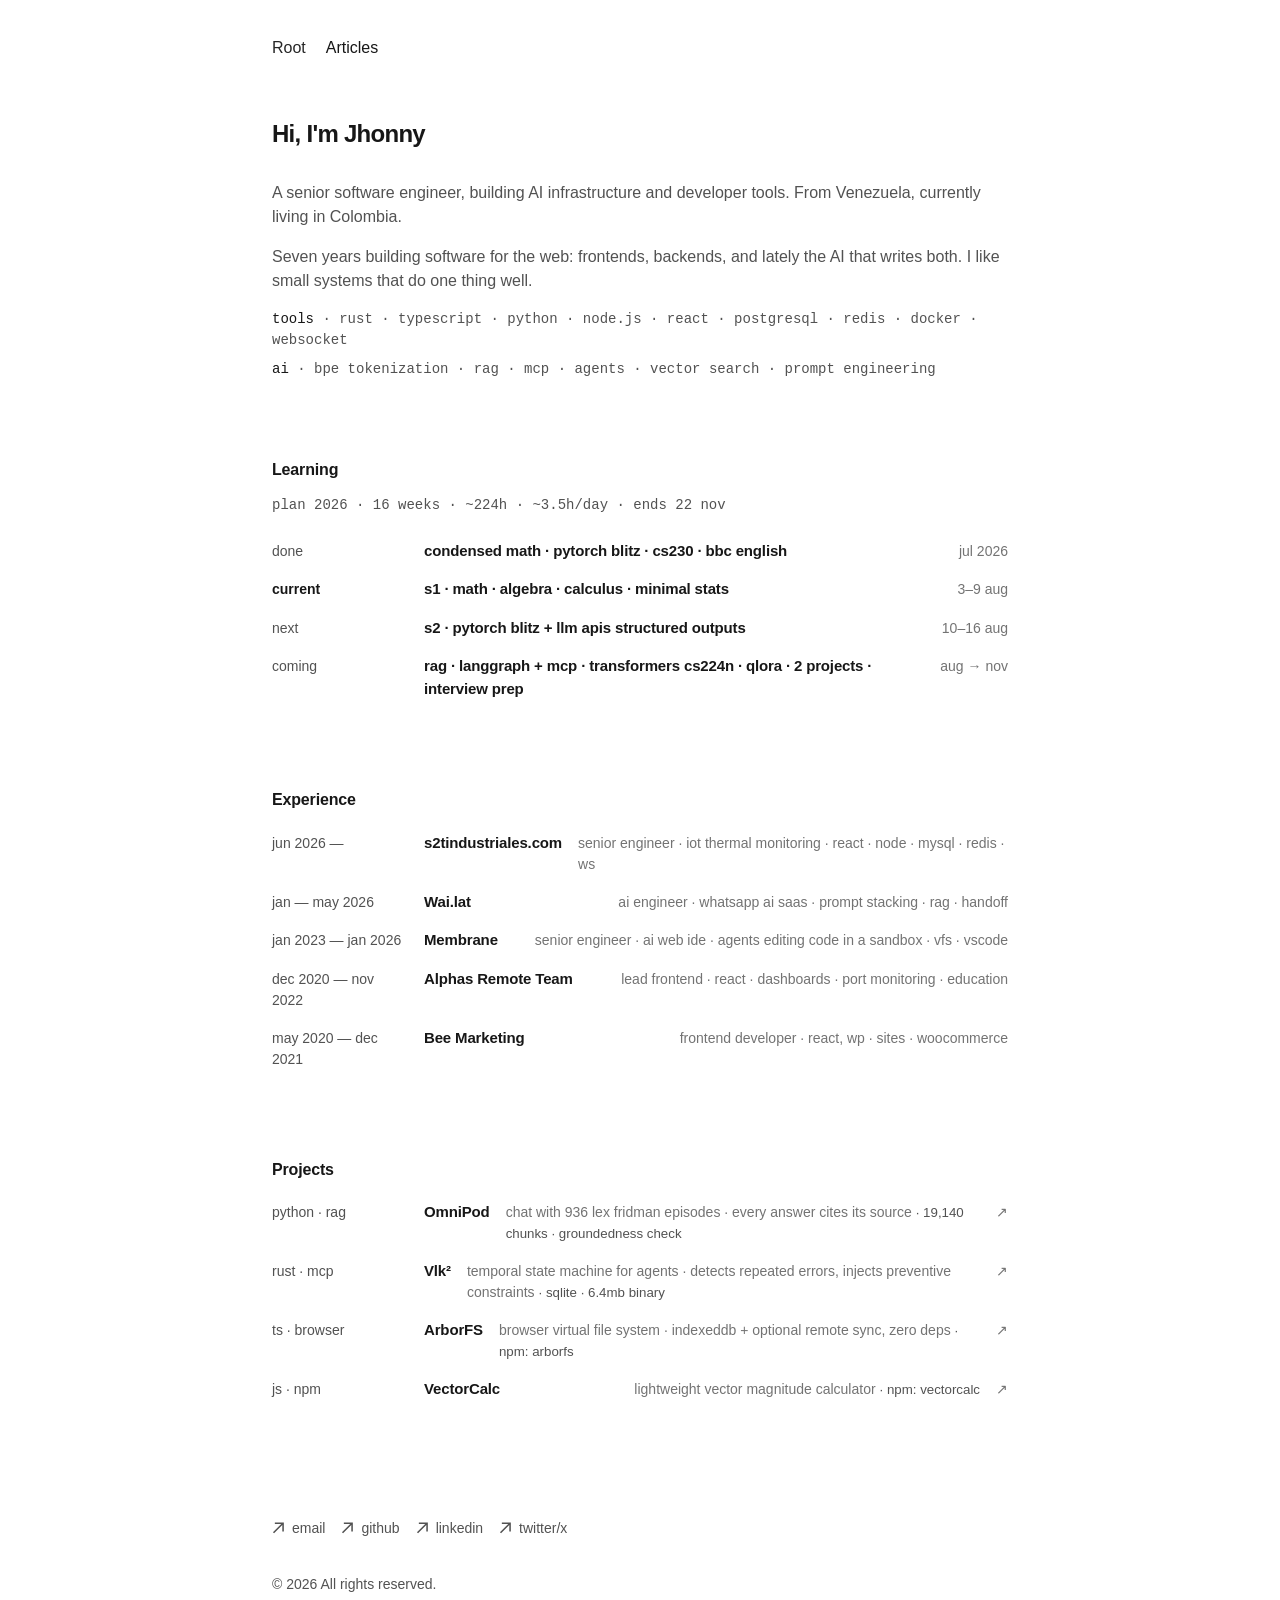
<file: index.html>
<!doctype html>
<html lang="en" class="no-js">
  <head>
    <meta charset="utf-8">
    <meta name="viewport" content="width=device-width, initial-scale=1">
    <title>jhonny arana — software engineer</title>
    <meta name="description" content="Jhonny Arana — software engineer working on AI infrastructure and developer tools. Rust, TypeScript, Python, LLMs."
    <meta property="og:title" content="Jhonny Arana | Software Engineer"/>
    <meta property="og:description" content="Jhonny Arana — software engineer working on AI infrastructure and developer tools. Rust, TypeScript, Python, LLMs."/>
    <meta property="og:type" content="website"/>
    <meta property="og:url" content="https://aranajhonny.github.io"/>
    <meta property="og:image" content="https://aranajhonny.github.io/og/og.png"/>
    <meta property="og:site_name" content="Jhonny Arana"/>
    <meta property="og:locale" content="en_US"/>
    <meta name="twitter:card" content="summary_large_image"/>
    <meta name="twitter:title" content="Jhonny Arana | Software Engineer"/>
    <meta name="twitter:description" content="Jhonny Arana — software engineer working on AI infrastructure and developer tools. Rust, TypeScript, Python, LLMs."/>
    <meta name="twitter:image" content="https://aranajhonny.github.io/og/og.png"/>
    <link rel="icon" href="data:image/svg+xml,%3Csvg xmlns='http://www.w3.org/2000/svg' viewBox='0 0 32 32'%3E%3Crect width='32' height='32' rx='6' fill='%230b0a08'/%3E%3Crect x='8' y='8' width='16' height='16' fill='%23ffb224'/%3E%3C/svg%3E">
    <link rel="stylesheet" href="css/style.css">
  </head>
  <body>
    <header class="site-head">
      <div class="wrap nav">
        <nav class="nav-links" aria-label="primary">
          <a href="index.html" aria-current="page">Root</a>
          <a href="blog.html">Articles</a>
        </nav>
      </div>
    </header>

    <main>
      <section class="hero wrap">
        <h1 class="hero-title reveal">Hi, I'm Jhonny</h1>
        <p class="hero-role reveal" style="--d:.05s">A senior software engineer, building AI infrastructure and developer tools. From Venezuela, currently living in Colombia.</p>
        <p class="hero-sub reveal" style="--d:.1s">Seven years building software for the web: frontends, backends, and lately the AI that writes both. I like small systems that do one thing well.</p>
        <p class="skill-lines mono reveal" style="--d:.15s"><span class="accent">tools</span> · rust · typescript · python · node.js · react · postgresql · redis · docker · websocket</p>
        <p class="skill-lines mono reveal" style="--d:.2s"><span class="accent">ai</span> · bpe tokenization · rag · mcp · agents · vector search · prompt engineering</p>
      </section>

      <section class="wrap sec" id="learning">
        <h2 class="eyebrow reveal" style="margin-bottom:16px">Learning</h2>
        <p class="skill-lines mono reveal" style="margin-bottom:18px">plan 2026 · 16 weeks · ~224h · ~3.5h/day · ends 22 nov</p>
        <div class="rows reveal">
          <div class="row info">
            <span class="when mono">done</span>
            <span class="what">condensed math · pytorch blitz · cs230 · bbc english</span>
            <span class="extra mono">jul 2026</span>
          </div>
          <div class="row info cur">
            <span class="when mono">current</span>
            <span class="what">s1 · math · algebra · calculus · minimal stats</span>
            <span class="extra mono">3–9 aug</span>
          </div>
          <div class="row info">
            <span class="when mono">next</span>
            <span class="what">s2 · pytorch blitz + llm apis structured outputs</span>
            <span class="extra mono">10–16 aug</span>
          </div>
          <div class="row info">
            <span class="when mono">coming</span>
            <span class="what">rag · langgraph + mcp · transformers cs224n · qlora · 2 projects · interview prep</span>
            <span class="extra mono">aug → nov</span>
          </div>
        </div>
      </section>

      <section class="wrap sec" id="experience">
        <h2 class="eyebrow reveal" style="margin-bottom:16px">Experience</h2>
        <div class="rows reveal">
          <div class="row info">
            <span class="when mono">jun 2026 —</span>
            <span class="what">s2tindustriales.com</span>
            <span class="extra mono">senior engineer · iot thermal monitoring · react · node · mysql · redis · ws</span>
          </div>
          <div class="row info">
            <span class="when mono">jan — may 2026</span>
            <span class="what">Wai.lat</span>
            <span class="extra mono">ai engineer · whatsapp ai saas · prompt stacking · rag · handoff</span>
          </div>
          <div class="row info">
            <span class="when mono">jan 2023 — jan 2026</span>
            <span class="what">Membrane</span>
            <span class="extra mono">senior engineer · ai web ide · agents editing code in a sandbox · vfs · vscode</span>
          </div>
          <div class="row info">
            <span class="when mono">dec 2020 — nov 2022</span>
            <span class="what">Alphas Remote Team</span>
            <span class="extra mono">lead frontend · react · dashboards · port monitoring · education</span>
          </div>
          <div class="row info">
            <span class="when mono">may 2020 — dec 2021</span>
            <span class="what">Bee Marketing</span>
            <span class="extra mono">frontend developer · react, wp · sites · woocommerce</span>
          </div>
        </div>
      </section>

      <section class="wrap sec" id="projects">
        <h2 class="eyebrow reveal" style="margin-bottom:16px">Projects</h2>
        <div class="rows reveal">
          <a class="row" href="https://github.com/aranajhonny/omnipod" target="_blank" rel="noopener">
            <span class="when mono">python · rag</span>
            <span class="what">OmniPod</span>
            <span class="extra mono">chat with 936 lex fridman episodes · every answer cites its source <span class="tags">· 19,140 chunks · groundedness check</span></span>
            <span class="arrow">↗</span>
          </a>
          <a class="row" href="https://github.com/aranajhonny/vlk" target="_blank" rel="noopener">
            <span class="when mono">rust · mcp</span>
            <span class="what">Vlk²</span>
            <span class="extra mono">temporal state machine for agents · detects repeated errors, injects preventive constraints <span class="tags">· sqlite · 6.4mb binary</span></span>
            <span class="arrow">↗</span>
          </a>
          <a class="row" href="https://github.com/aranajhonny/ArborFS" target="_blank" rel="noopener">
            <span class="when mono">ts · browser</span>
            <span class="what">ArborFS</span>
            <span class="extra mono">browser virtual file system · indexeddb + optional remote sync, zero deps <span class="tags">· npm: arborfs</span></span>
            <span class="arrow">↗</span>
          </a>
          <a class="row" href="https://github.com/aranajhonny/VectorCalc" target="_blank" rel="noopener">
            <span class="when mono">js · npm</span>
            <span class="what">VectorCalc</span>
            <span class="extra mono">lightweight vector magnitude calculator <span class="tags">· npm: vectorcalc</span></span>
            <span class="arrow">↗</span>
          </a>
        </div>
      </section>

    </main>

    <footer class="site-foot">
      <div class="wrap">
        <ul class="foot-links">
          <li>
            <a rel="noopener noreferrer" href="mailto:jhonnyjosearana@gmail.com">
              <svg width="12" height="12" viewBox="0 0 12 12" fill="none" xmlns="http://www.w3.org/2000/svg"><path d="M2.07102 11.3494L0.963068 10.2415L9.2017 1.98864H2.83807L2.85227 0.454545H11.8438V9.46023H10.2955L10.3097 3.09659L2.07102 11.3494Z" fill="currentColor"></path></svg>
              <p>email</p>
            </a>
          </li>
          <li>
            <a rel="noopener noreferrer" target="_blank" href="https://github.com/aranajhonny">
              <svg width="12" height="12" viewBox="0 0 12 12" fill="none" xmlns="http://www.w3.org/2000/svg"><path d="M2.07102 11.3494L0.963068 10.2415L9.2017 1.98864H2.83807L2.85227 0.454545H11.8438V9.46023H10.2955L10.3097 3.09659L2.07102 11.3494Z" fill="currentColor"></path></svg>
              <p>github</p>
            </a>
          </li>
          <li>
            <a rel="noopener noreferrer" target="_blank" href="https://www.linkedin.com/in/aranajhonny">
              <svg width="12" height="12" viewBox="0 0 12 12" fill="none" xmlns="http://www.w3.org/2000/svg"><path d="M2.07102 11.3494L0.963068 10.2415L9.2017 1.98864H2.83807L2.85227 0.454545H11.8438V9.46023H10.2955L10.3097 3.09659L2.07102 11.3494Z" fill="currentColor"></path></svg>
              <p>linkedin</p>
            </a>
          </li>
          <li>
            <a rel="noopener noreferrer" target="_blank" href="https://twitter.com/aranajhonny">
              <svg width="12" height="12" viewBox="0 0 12 12" fill="none" xmlns="http://www.w3.org/2000/svg"><path d="M2.07102 11.3494L0.963068 10.2415L9.2017 1.98864H2.83807L2.85227 0.454545H11.8438V9.46023H10.2955L10.3097 3.09659L2.07102 11.3494Z" fill="currentColor"></path></svg>
              <p>twitter/x</p>
            </a>
          </li>
        </ul>
        <p class="small-print">© <span id="year"></span> All rights reserved.</p>
      </div>
    </footer>

    <script src="js/main.js"></script>
  </body>
</html>
</file>
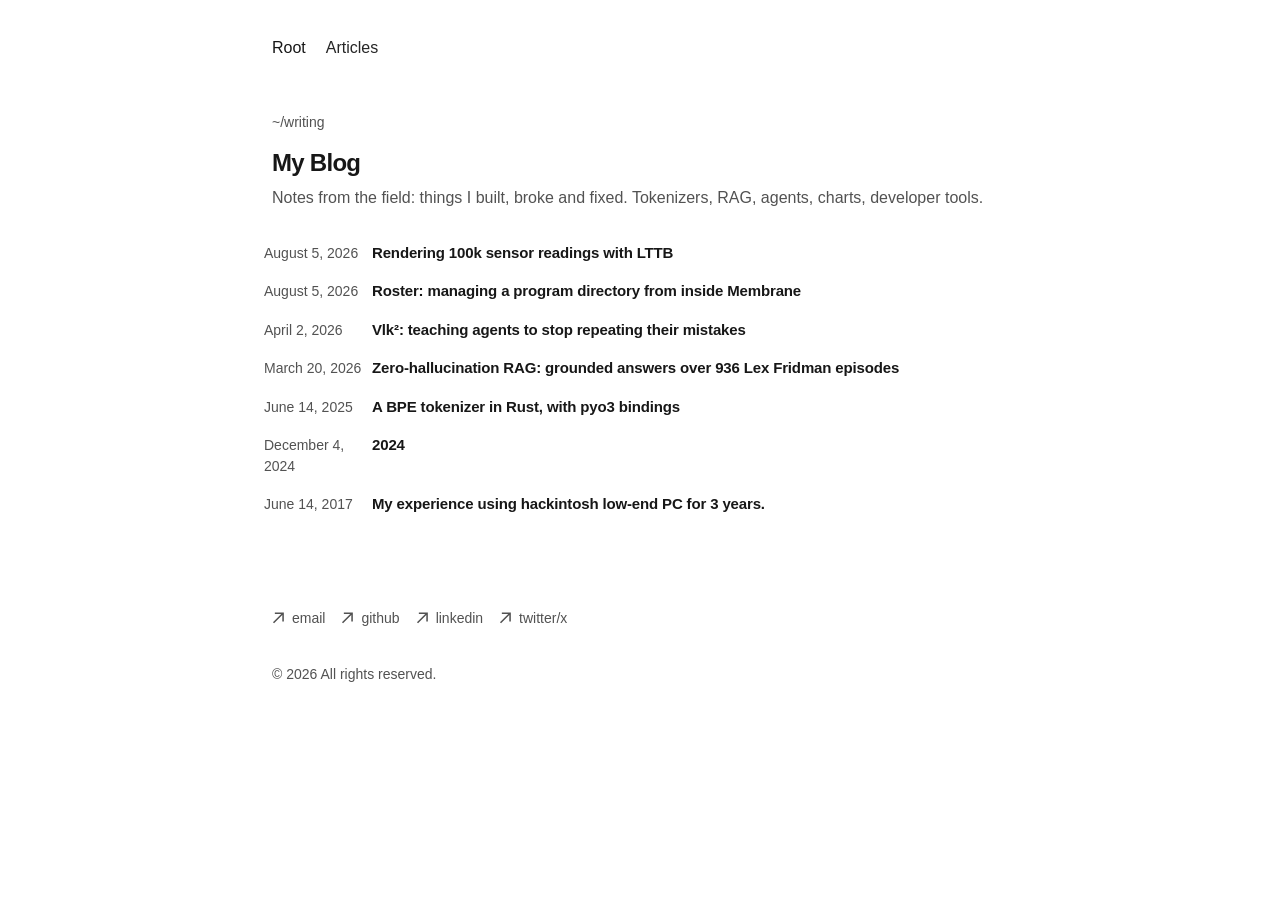
<file: blog.html>
<!doctype html>
<html lang="en" class="no-js">
  <head>
    <meta charset="utf-8">
    <meta name="viewport" content="width=device-width, initial-scale=1">
    <title>writing — jhonny arana</title>
    <meta name="description" content="Notes from the field: things I built, broke and fixed. Tokenizers, RAG, agents, charts, developer tools."
    <meta property="og:title" content="Blog | Jhonny Arana"/>
    <meta property="og:description" content="Notes from the field: things I built, broke and fixed. Tokenizers, RAG, agents, charts, developer tools."/>
    <meta property="og:type" content="website"/>
    <meta property="og:url" content="https://aranajhonny.github.io/blog.html"/>
    <meta property="og:image" content="https://aranajhonny.github.io/og/og.png"/>
    <meta property="og:site_name" content="Jhonny Arana"/>
    <meta property="og:locale" content="en_US"/>
    <meta name="twitter:card" content="summary_large_image"/>
    <meta name="twitter:title" content="Blog | Jhonny Arana"/>
    <meta name="twitter:description" content="Notes from the field: things I built, broke and fixed. Tokenizers, RAG, agents, charts, developer tools."/>
    <meta name="twitter:image" content="https://aranajhonny.github.io/og/og.png"/>
    <link rel="icon" href="data:image/svg+xml,%3Csvg xmlns='http://www.w3.org/2000/svg' viewBox='0 0 32 32'%3E%3Crect width='32' height='32' rx='6' fill='%230b0a08'/%3E%3Crect x='8' y='8' width='16' height='16' fill='%23ffb224'/%3E%3C/svg%3E">
    <link rel="stylesheet" href="css/style.css">
  </head>
  <body>
    <header class="site-head">
      <div class="wrap nav">
        <nav class="nav-links" aria-label="primary">
          <a href="index.html">Root</a>
          <a href="blog.html" aria-current="page">Articles</a>
        </nav>
      </div>
    </header>

    <main class="wrap sec" id="writing" style="padding-block:0.5rem">
      <header class="post-head">
        <p class="post-meta">~/writing</p>
        <h1>My Blog</h1>
        <p class="lead">Notes from the field: things I built, broke and fixed. Tokenizers, RAG, agents, charts, developer tools.</p>
      </header>

      <div class="rows reveal" style="margin-top:2rem">
        <a class="row write" href="writing/sensor-chart-lttb.html">
          <span class="when">August 5, 2026</span>
          <span class="what">Rendering 100k sensor readings with LTTB</span>
        </a>
        <a class="row write" href="writing/roster.html">
          <span class="when">August 5, 2026</span>
          <span class="what">Roster: managing a program directory from inside Membrane</span>
        </a>
        <a class="row write" href="writing/vlk-temporal-memory.html">
          <span class="when">April 2, 2026</span>
          <span class="what">Vlk²: teaching agents to stop repeating their mistakes</span>
        </a>
        <a class="row write" href="writing/zero-hallucination-rag.html">
          <span class="when">March 20, 2026</span>
          <span class="what">Zero-hallucination RAG: grounded answers over 936 Lex Fridman episodes</span>
        </a>
        <a class="row write" href="writing/bpe-tokenizer-rust.html">
          <span class="when">June 14, 2025</span>
          <span class="what">A BPE tokenizer in Rust, with pyo3 bindings</span>
        </a>
        <a class="row write" href="writing/2024.html">
          <span class="when">December 4, 2024</span>
          <span class="what">2024</span>
        </a>
        <a class="row write" href="writing/hackintosh.html">
          <span class="when">June 14, 2017</span>
          <span class="what">My experience using hackintosh low-end PC for 3 years.</span>
        </a>
      </div>
    </main>

    <footer class="site-foot">
      <div class="wrap">
        <ul class="foot-links">
          <li>
            <a rel="noopener noreferrer" href="mailto:jhonnyjosearana@gmail.com">
              <svg width="12" height="12" viewBox="0 0 12 12" fill="none" xmlns="http://www.w3.org/2000/svg"><path d="M2.07102 11.3494L0.963068 10.2415L9.2017 1.98864H2.83807L2.85227 0.454545H11.8438V9.46023H10.2955L10.3097 3.09659L2.07102 11.3494Z" fill="currentColor"></path></svg>
              <p>email</p>
            </a>
          </li>
          <li>
            <a rel="noopener noreferrer" target="_blank" href="https://github.com/aranajhonny">
              <svg width="12" height="12" viewBox="0 0 12 12" fill="none" xmlns="http://www.w3.org/2000/svg"><path d="M2.07102 11.3494L0.963068 10.2415L9.2017 1.98864H2.83807L2.85227 0.454545H11.8438V9.46023H10.2955L10.3097 3.09659L2.07102 11.3494Z" fill="currentColor"></path></svg>
              <p>github</p>
            </a>
          </li>
          <li>
            <a rel="noopener noreferrer" target="_blank" href="https://www.linkedin.com/in/aranajhonny">
              <svg width="12" height="12" viewBox="0 0 12 12" fill="none" xmlns="http://www.w3.org/2000/svg"><path d="M2.07102 11.3494L0.963068 10.2415L9.2017 1.98864H2.83807L2.85227 0.454545H11.8438V9.46023H10.2955L10.3097 3.09659L2.07102 11.3494Z" fill="currentColor"></path></svg>
              <p>linkedin</p>
            </a>
          </li>
          <li>
            <a rel="noopener noreferrer" target="_blank" href="https://twitter.com/aranajhonny">
              <svg width="12" height="12" viewBox="0 0 12 12" fill="none" xmlns="http://www.w3.org/2000/svg"><path d="M2.07102 11.3494L0.963068 10.2415L9.2017 1.98864H2.83807L2.85227 0.454545H11.8438V9.46023H10.2955L10.3097 3.09659L2.07102 11.3494Z" fill="currentColor"></path></svg>
              <p>twitter/x</p>
            </a>
          </li>
        </ul>
        <p class="small-print">© <span id="year"></span> All rights reserved.</p>
      </div>
    </footer>

    <script src="js/main.js"></script>
  </body>
</html>
</file>
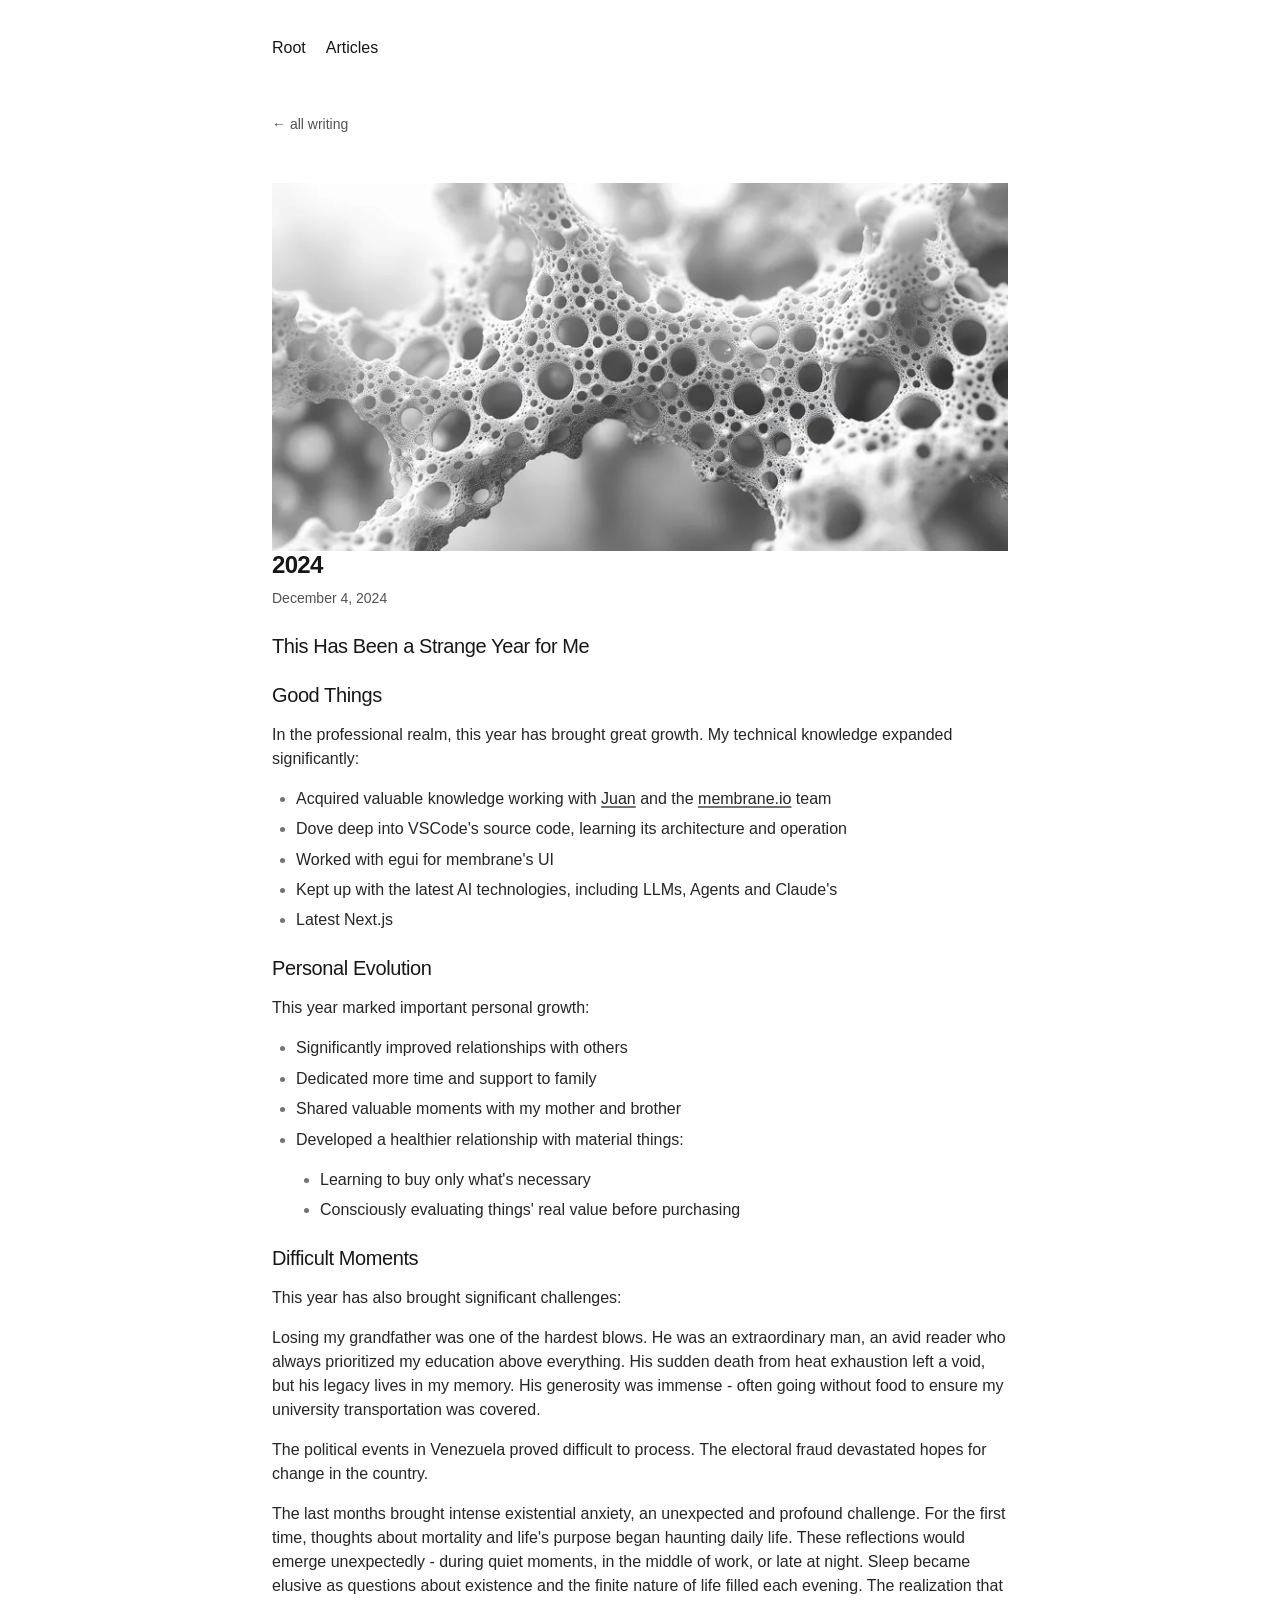
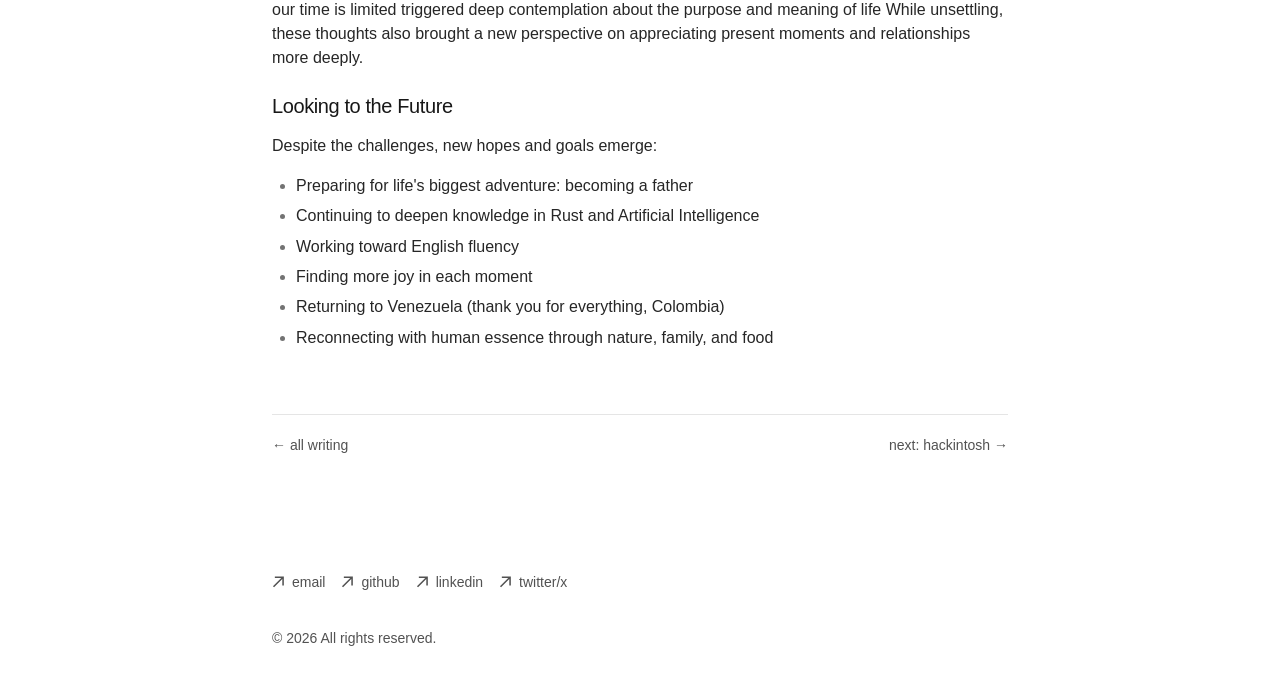
<file: writing/2024.html>
<!doctype html>
<html lang="en" class="no-js">
  <head>
    <meta charset="utf-8">
    <meta name="viewport" content="width=device-width, initial-scale=1">
    <title>2024 — jhonny arana</title>
    <meta name="description" content="A year of personal growth, professional changes, and deep reflections."
    <meta property="og:title" content="2024"/>
    <meta property="og:description" content="A year of personal growth, professional changes, and deep reflections."/>
    <meta property="og:type" content="article"/>
    <meta property="og:url" content="https://aranajhonny.github.io/writing/2024.html"/>
    <meta property="og:image" content="https://aranajhonny.github.io/writing/figures/membrane-2024.webp"/>
    <meta property="og:site_name" content="Jhonny Arana"/>
    <meta property="og:locale" content="en_US"/>
    <meta name="twitter:card" content="summary_large_image"/>
    <meta name="twitter:title" content="2024"/>
    <meta name="twitter:description" content="A year of personal growth, professional changes, and deep reflections."/>
    <meta name="twitter:image" content="https://aranajhonny.github.io/writing/figures/membrane-2024.webp"/>
    <meta property="article:published_time" content="2024-12-04"/>
    <link rel="icon" href="data:image/svg+xml,%3Csvg xmlns='http://www.w3.org/2000/svg' viewBox='0 0 32 32'%3E%3Crect width='32' height='32' rx='6' fill='%230b0a08'/%3E%3Crect x='8' y='8' width='16' height='16' fill='%23ffb224'/%3E%3C/svg%3E">
    <link rel="stylesheet" href="../css/style.css">
  </head>
  <body>
    <header class="site-head">
      <div class="wrap nav">
        <nav class="nav-links" aria-label="primary">
          <a href="../index.html">Root</a>
          <a href="../blog.html">Articles</a>
        </nav>
      </div>
    </header>

    <main class="wrap post">
      <a class="back" href="../blog.html">← all writing</a>

      <figure>
        <img src="figures/membrane-2024.webp" alt="2024" width="100%">
      </figure>

      <header class="post-head">
        <h1 class="title">2024</h1>
      <p class="post-meta">December 4, 2024</p></header>

      <article class="post-body">
        <h2 id="this-has-been-a-strange-year-for-me"><a href="#this-has-been-a-strange-year-for-me" class="anchor"></a>This Has Been a Strange Year for Me</h2>

        <h3 id="good-things"><a href="#good-things" class="anchor"></a>Good Things</h3>
        <p>In the professional realm, this year has brought great growth. My technical knowledge expanded significantly:</p>
        <ul>
          <li>Acquired valuable knowledge working with <a href="https://twitter.com/juancampa" target="_blank" rel="noopener">Juan</a> and the <a href="https://membrane.io" target="_blank" rel="noopener">membrane.io</a> team</li>
          <li>Dove deep into VSCode's source code, learning its architecture and operation</li>
          <li>Worked with egui for membrane's UI</li>
          <li>Kept up with the latest AI technologies, including LLMs, Agents and Claude's</li>
          <li>Latest Next.js</li>
        </ul>

        <h3 id="personal-evolution"><a href="#personal-evolution" class="anchor"></a>Personal Evolution</h3>
        <p>This year marked important personal growth:</p>
        <ul>
          <li>Significantly improved relationships with others</li>
          <li>Dedicated more time and support to family</li>
          <li>Shared valuable moments with my mother and brother</li>
          <li>Developed a healthier relationship with material things:
            <ul>
              <li>Learning to buy only what's necessary</li>
              <li>Consciously evaluating things' real value before purchasing</li>
            </ul>
          </li>
        </ul>

        <h3 id="difficult-moments"><a href="#difficult-moments" class="anchor"></a>Difficult Moments</h3>
        <p>This year has also brought significant challenges:</p>
        <p>Losing my grandfather was one of the hardest blows. He was an extraordinary man, an avid reader who always prioritized my education above everything. His sudden death from heat exhaustion left a void, but his legacy lives in my memory. His generosity was immense - often going without food to ensure my university transportation was covered.</p>
        <p>The political events in Venezuela proved difficult to process. The electoral fraud devastated hopes for change in the country.</p>
        <p>The last months brought intense existential anxiety, an unexpected and profound challenge.
        For the first time, thoughts about mortality and life's purpose began haunting daily life.
        These reflections would emerge unexpectedly - during quiet moments, in the middle of work, or late at night.
        Sleep became elusive as questions about existence and the finite nature of life filled each evening.
        The realization that our time is limited triggered deep contemplation about the purpose and meaning of life
        While unsettling, these thoughts also brought a new perspective on appreciating present moments and relationships more deeply.</p>

        <h3 id="looking-to-the-future"><a href="#looking-to-the-future" class="anchor"></a>Looking to the Future</h3>
        <p>Despite the challenges, new hopes and goals emerge:</p>
        <ul>
          <li>Preparing for life's biggest adventure: becoming a father</li>
          <li>Continuing to deepen knowledge in Rust and Artificial Intelligence</li>
          <li>Working toward English fluency</li>
          <li>Finding more joy in each moment</li>
          <li>Returning to Venezuela (thank you for everything, Colombia)</li>
          <li>Reconnecting with human essence through nature, family, and food</li>
        </ul>
      </article>

      <nav class="post-nav" aria-label="post navigation">
        <a href="../blog.html">← all writing</a>
        <span class="gap"></span>
        <a href="hackintosh.html">next: hackintosh →</a>
      </nav>
    </main>

    <footer class="site-foot">
      <div class="wrap">
        <ul class="foot-links">
          <li>
            <a rel="noopener noreferrer" href="mailto:jhonnyjosearana@gmail.com">
              <svg width="12" height="12" viewBox="0 0 12 12" fill="none" xmlns="http://www.w3.org/2000/svg"><path d="M2.07102 11.3494L0.963068 10.2415L9.2017 1.98864H2.83807L2.85227 0.454545H11.8438V9.46023H10.2955L10.3097 3.09659L2.07102 11.3494Z" fill="currentColor"></path></svg>
              <p>email</p>
            </a>
          </li>
          <li>
            <a rel="noopener noreferrer" target="_blank" href="https://github.com/aranajhonny">
              <svg width="12" height="12" viewBox="0 0 12 12" fill="none" xmlns="http://www.w3.org/2000/svg"><path d="M2.07102 11.3494L0.963068 10.2415L9.2017 1.98864H2.83807L2.85227 0.454545H11.8438V9.46023H10.2955L10.3097 3.09659L2.07102 11.3494Z" fill="currentColor"></path></svg>
              <p>github</p>
            </a>
          </li>
          <li>
            <a rel="noopener noreferrer" target="_blank" href="https://www.linkedin.com/in/aranajhonny">
              <svg width="12" height="12" viewBox="0 0 12 12" fill="none" xmlns="http://www.w3.org/2000/svg"><path d="M2.07102 11.3494L0.963068 10.2415L9.2017 1.98864H2.83807L2.85227 0.454545H11.8438V9.46023H10.2955L10.3097 3.09659L2.07102 11.3494Z" fill="currentColor"></path></svg>
              <p>linkedin</p>
            </a>
          </li>
          <li>
            <a rel="noopener noreferrer" target="_blank" href="https://twitter.com/aranajhonny">
              <svg width="12" height="12" viewBox="0 0 12 12" fill="none" xmlns="http://www.w3.org/2000/svg"><path d="M2.07102 11.3494L0.963068 10.2415L9.2017 1.98864H2.83807L2.85227 0.454545H11.8438V9.46023H10.2955L10.3097 3.09659L2.07102 11.3494Z" fill="currentColor"></path></svg>
              <p>twitter/x</p>
            </a>
          </li>
        </ul>
        <p class="small-print">© <span id="year"></span> All rights reserved.</p>
      </div>
    </footer>

    <script src="../js/main.js"></script>
  </body>
</html>
</file>
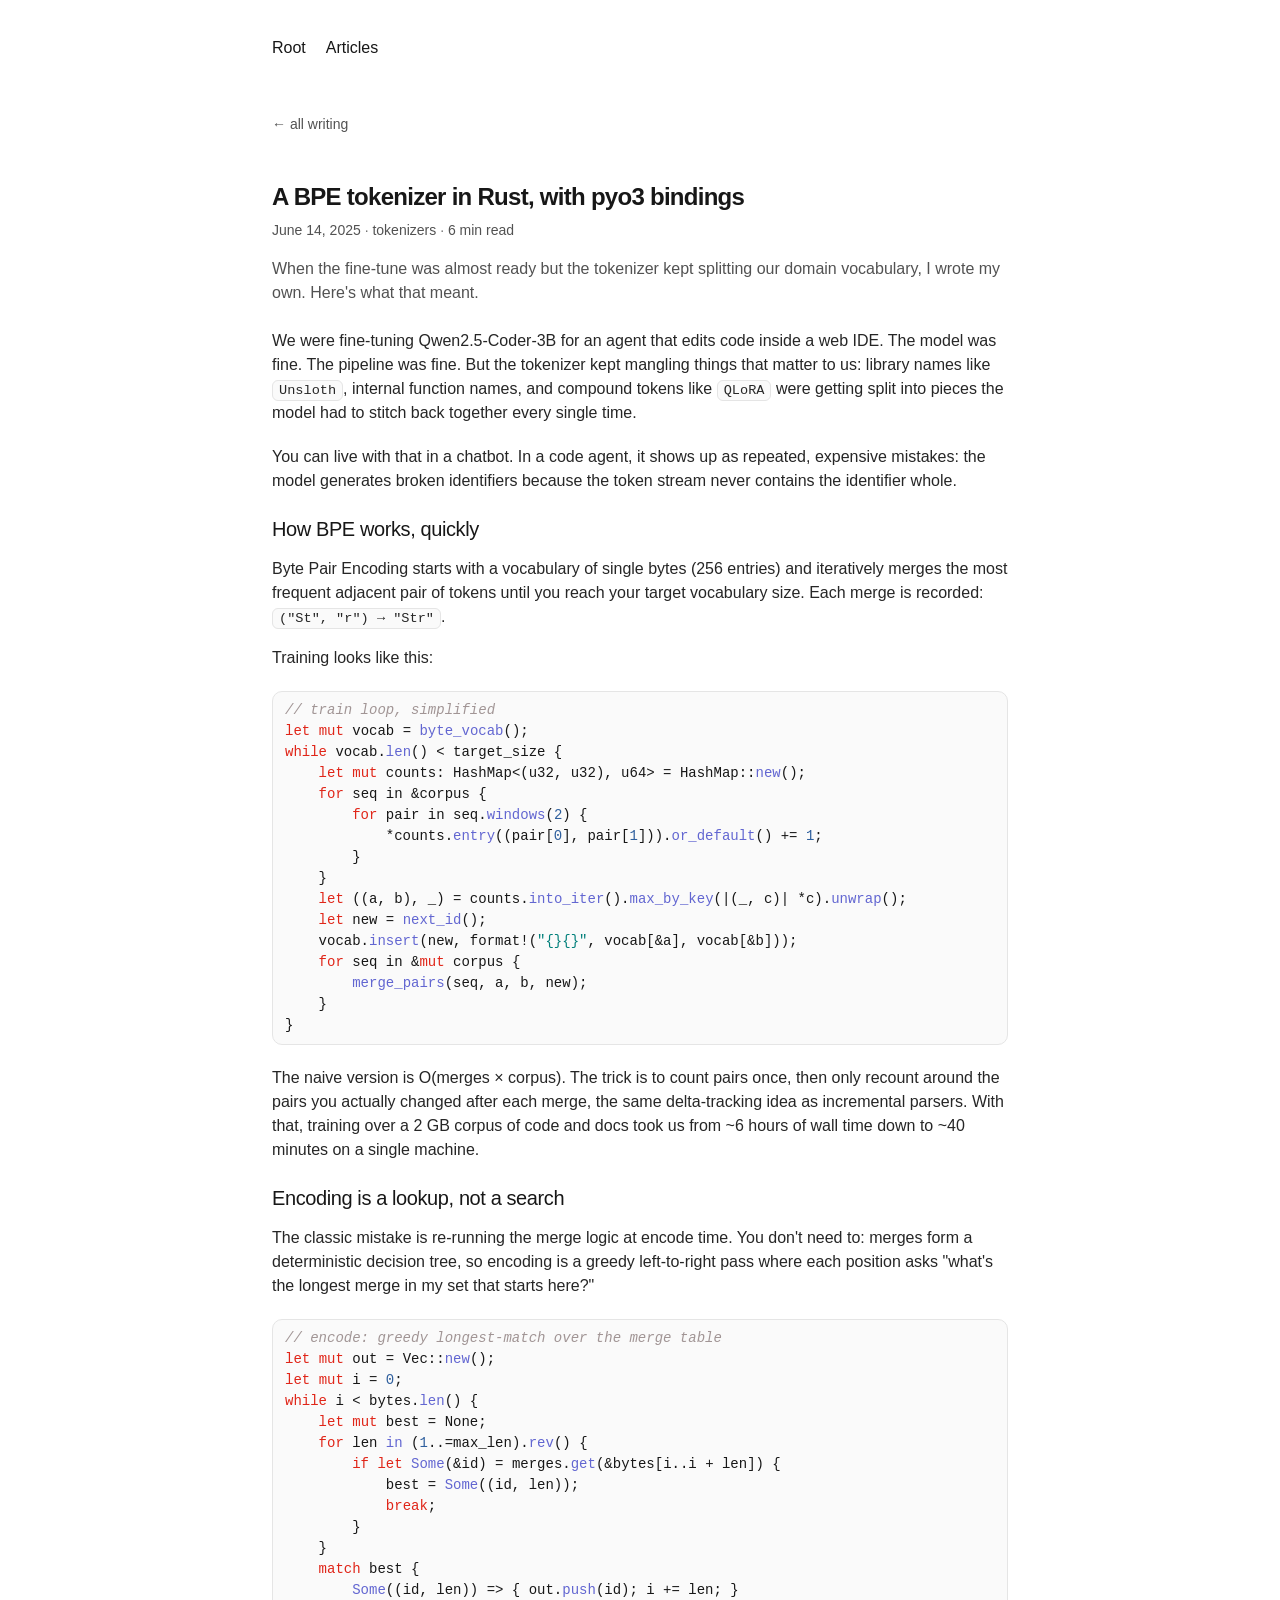
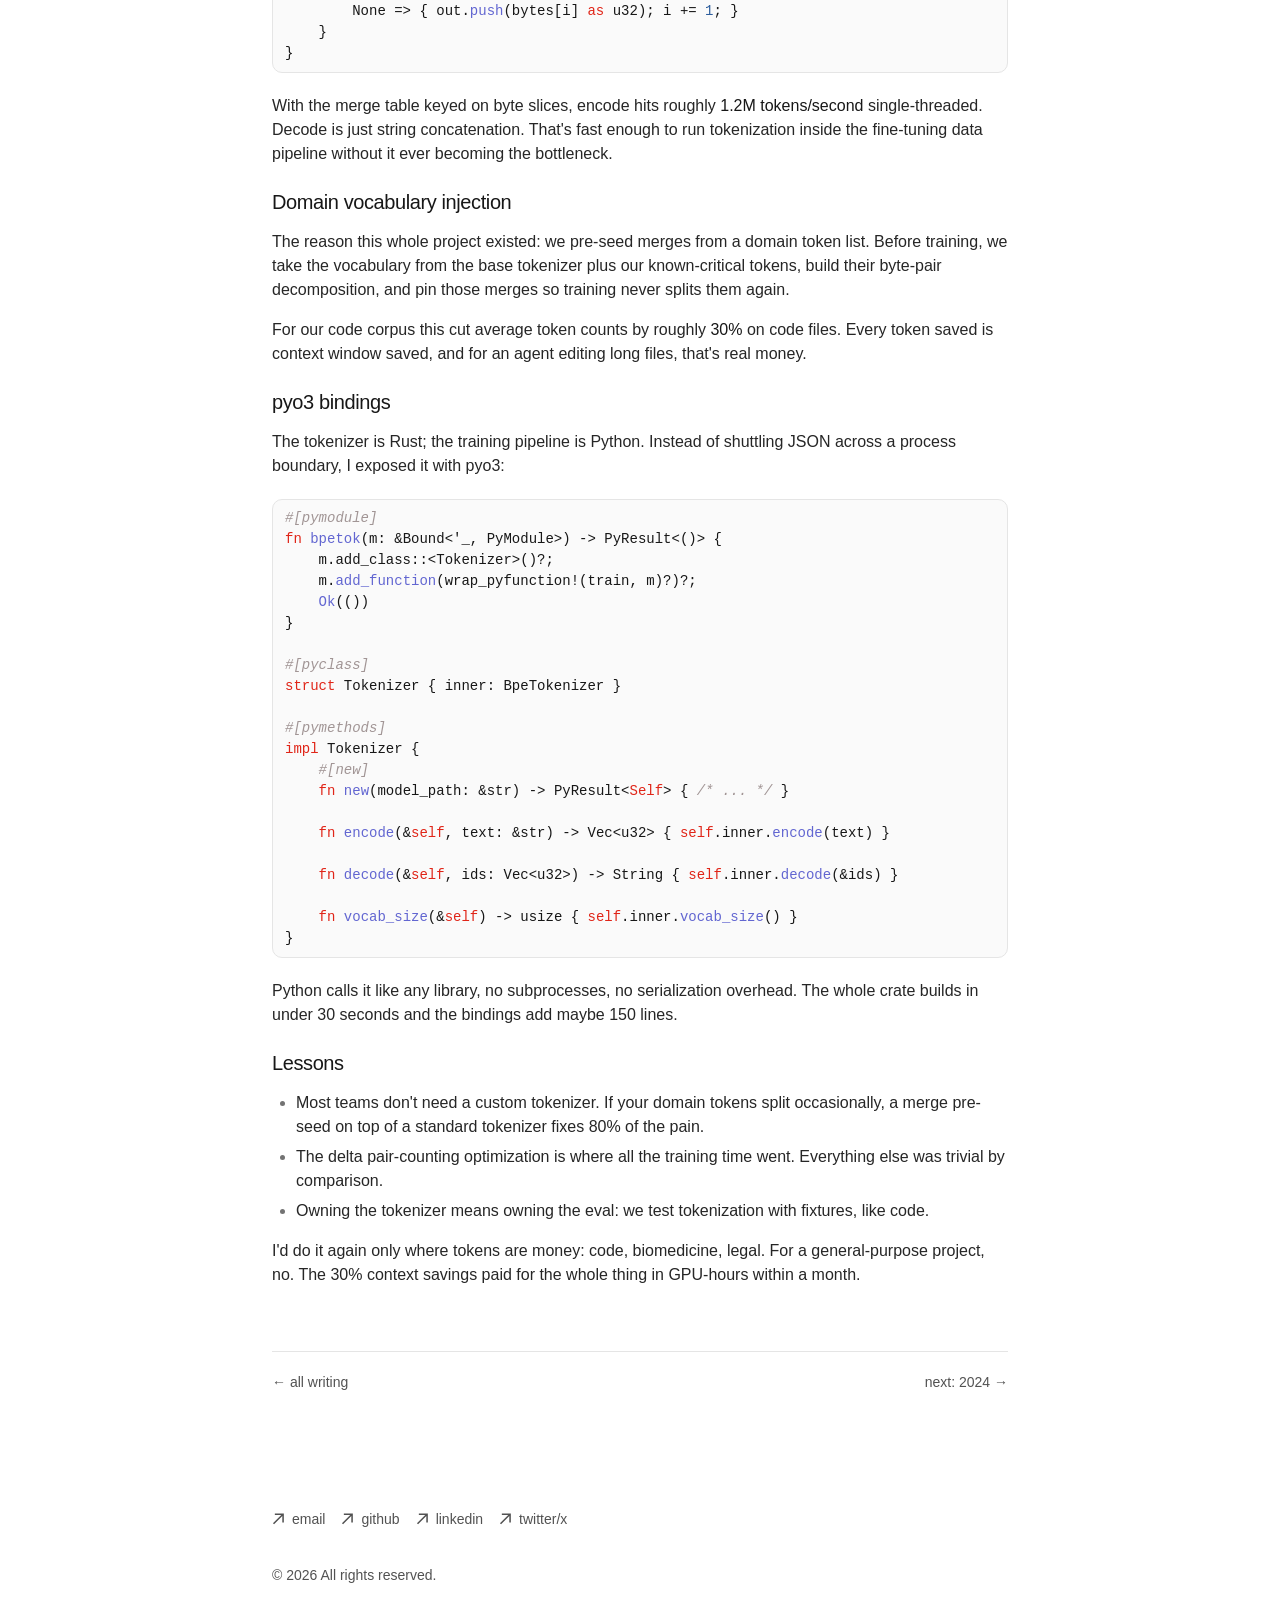
<file: writing/bpe-tokenizer-rust.html>
<!doctype html>
<html lang="en" class="no-js">
  <head>
    <meta charset="utf-8">
    <meta name="viewport" content="width=device-width, initial-scale=1">
    <title>A BPE tokenizer in Rust, with pyo3 bindings — jhonny arana</title>
    <meta name="description" content="Why I rolled my own Byte Pair Encoding tokenizer in Rust: speed, control, and domain vocabulary injection."
    <meta property="og:title" content="A BPE tokenizer in Rust, with pyo3 bindings"/>
    <meta property="og:description" content="Why I rolled my own Byte Pair Encoding tokenizer in Rust: speed, control, and domain vocabulary injection."/>
    <meta property="og:type" content="article"/>
    <meta property="og:url" content="https://aranajhonny.github.io/writing/bpe-tokenizer-rust.html"/>
    <meta property="og:image" content="https://aranajhonny.github.io/og/bpe-tokenizer-rust.png"/>
    <meta property="og:site_name" content="Jhonny Arana"/>
    <meta property="og:locale" content="en_US"/>
    <meta name="twitter:card" content="summary_large_image"/>
    <meta name="twitter:title" content="A BPE tokenizer in Rust, with pyo3 bindings"/>
    <meta name="twitter:description" content="Why I rolled my own Byte Pair Encoding tokenizer in Rust: speed, control, and domain vocabulary injection."/>
    <meta name="twitter:image" content="https://aranajhonny.github.io/og/bpe-tokenizer-rust.png"/>
    <meta property="article:published_time" content="2025-06-14"/>
    <link rel="icon" href="data:image/svg+xml,%3Csvg xmlns='http://www.w3.org/2000/svg' viewBox='0 0 32 32'%3E%3Crect width='32' height='32' rx='6' fill='%230b0a08'/%3E%3Crect x='8' y='8' width='16' height='16' fill='%23ffb224'/%3E%3C/svg%3E">
    <link rel="stylesheet" href="../css/style.css">
  </head>
  <body>
    <header class="site-head">
      <div class="wrap nav">
        <nav class="nav-links" aria-label="primary">
          <a href="../index.html">Root</a>
          <a href="../blog.html">Articles</a>
        </nav>
      </div>
    </header>

    <main class="wrap post">
      <a class="back" href="../blog.html">← all writing</a>
      <header class="post-head">
        <h1 class="title">A BPE tokenizer in Rust, with pyo3 bindings</h1><p class="post-meta">June 14, 2025 <span class="dot-sep">·</span> tokenizers <span class="dot-sep">·</span> 6 min read</p>
        <p class="lead">When the fine-tune was almost ready but the tokenizer kept splitting our domain vocabulary, I wrote my own. Here's what that meant.</p>
      </header>

      <article class="post-body">
        <p>We were fine-tuning Qwen2.5-Coder-3B for an agent that edits code inside a web IDE. The model was fine. The pipeline was fine. But the tokenizer kept mangling things that matter to us: library names like <code>Unsloth</code>, internal function names, and compound tokens like <code>QLoRA</code> were getting split into pieces the model had to stitch back together every single time.</p>
        <p>You can live with that in a chatbot. In a code agent, it shows up as repeated, expensive mistakes: the model generates broken identifiers because the token stream never contains the identifier whole.</p>

        <h2>How BPE works, quickly</h2>
        <p>Byte Pair Encoding starts with a vocabulary of single bytes (256 entries) and iteratively merges the most frequent adjacent pair of tokens until you reach your target vocabulary size. Each merge is recorded: <code>("St", "r") → "Str"</code>.</p>
        <p>Training looks like this:</p>
        <pre><code>// train loop, simplified
let mut vocab = byte_vocab();
while vocab.len() &lt; target_size {
    let mut counts: HashMap&lt;(u32, u32), u64&gt; = HashMap::new();
    for seq in &amp;corpus {
        for pair in seq.windows(2) {
            *counts.entry((pair[0], pair[1])).or_default() += 1;
        }
    }
    let ((a, b), _) = counts.into_iter().max_by_key(|(_, c)| *c).unwrap();
    let new = next_id();
    vocab.insert(new, format!("{}{}", vocab[&amp;a], vocab[&amp;b]));
    for seq in &amp;mut corpus {
        merge_pairs(seq, a, b, new);
    }
}</code></pre>
        <p>The naive version is O(merges × corpus). The trick is to count pairs once, then only recount around the pairs you actually changed after each merge, the same delta-tracking idea as incremental parsers. With that, training over a 2 GB corpus of code and docs took us from ~6 hours of wall time down to ~40 minutes on a single machine.</p>

        <h2>Encoding is a lookup, not a search</h2>
        <p>The classic mistake is re-running the merge logic at encode time. You don't need to: merges form a deterministic decision tree, so encoding is a greedy left-to-right pass where each position asks "what's the longest merge in my set that starts here?"</p>
        <pre><code>// encode: greedy longest-match over the merge table
let mut out = Vec::new();
let mut i = 0;
while i &lt; bytes.len() {
    let mut best = None;
    for len in (1..=max_len).rev() {
        if let Some(&amp;id) = merges.get(&amp;bytes[i..i + len]) {
            best = Some((id, len));
            break;
        }
    }
    match best {
        Some((id, len)) =&gt; { out.push(id); i += len; }
        None =&gt; { out.push(bytes[i] as u32); i += 1; }
    }
}</code></pre>
        <p>With the merge table keyed on byte slices, encode hits roughly <strong>1.2M tokens/second</strong> single-threaded. Decode is just string concatenation. That's fast enough to run tokenization inside the fine-tuning data pipeline without it ever becoming the bottleneck.</p>

        <h2>Domain vocabulary injection</h2>
        <p>The reason this whole project existed: we pre-seed merges from a domain token list. Before training, we take the vocabulary from the base tokenizer plus our known-critical tokens, build their byte-pair decomposition, and pin those merges so training never splits them again.</p>
        <p>For our code corpus this cut average token counts by roughly <strong>30%</strong> on code files. Every token saved is context window saved, and for an agent editing long files, that's real money.</p>

        <h2>pyo3 bindings</h2>
        <p>The tokenizer is Rust; the training pipeline is Python. Instead of shuttling JSON across a process boundary, I exposed it with pyo3:</p>
        <pre><code>#[pymodule]
fn bpetok(m: &amp;Bound&lt;'_, PyModule&gt;) -&gt; PyResult&lt;()&gt; {
    m.add_class::&lt;Tokenizer&gt;()?;
    m.add_function(wrap_pyfunction!(train, m)?)?;
    Ok(())
}

#[pyclass]
struct Tokenizer { inner: BpeTokenizer }

#[pymethods]
impl Tokenizer {
    #[new]
    fn new(model_path: &amp;str) -&gt; PyResult&lt;Self&gt; { /* ... */ }

    fn encode(&amp;self, text: &amp;str) -&gt; Vec&lt;u32&gt; { self.inner.encode(text) }

    fn decode(&amp;self, ids: Vec&lt;u32&gt;) -&gt; String { self.inner.decode(&amp;ids) }

    fn vocab_size(&amp;self) -&gt; usize { self.inner.vocab_size() }
}</code></pre>
        <p>Python calls it like any library, no subprocesses, no serialization overhead. The whole crate builds in under 30 seconds and the bindings add maybe 150 lines.</p>

        <h2>Lessons</h2>
        <ul>
          <li>Most teams don't need a custom tokenizer. If your domain tokens split occasionally, a merge pre-seed on top of a standard tokenizer fixes 80% of the pain.</li>
          <li>The delta pair-counting optimization is where all the training time went. Everything else was trivial by comparison.</li>
          <li>Owning the tokenizer means owning the eval: we test tokenization with fixtures, like code.</li>
        </ul>
        <p>I'd do it again only where tokens are money: code, biomedicine, legal. For a general-purpose project, no. The 30% context savings paid for the whole thing in GPU-hours within a month.</p>
      </article>

      <nav class="post-nav" aria-label="post navigation">
        <a href="../blog.html">← all writing</a>
        <span class="gap"></span>
        <a href="2024.html">next: 2024 →</a>
      </nav>
    </main>

    <footer class="site-foot">
      <div class="wrap">
        <ul class="foot-links">
          <li>
            <a rel="noopener noreferrer" href="mailto:jhonnyjosearana@gmail.com">
              <svg width="12" height="12" viewBox="0 0 12 12" fill="none" xmlns="http://www.w3.org/2000/svg"><path d="M2.07102 11.3494L0.963068 10.2415L9.2017 1.98864H2.83807L2.85227 0.454545H11.8438V9.46023H10.2955L10.3097 3.09659L2.07102 11.3494Z" fill="currentColor"></path></svg>
              <p>email</p>
            </a>
          </li>
          <li>
            <a rel="noopener noreferrer" target="_blank" href="https://github.com/aranajhonny">
              <svg width="12" height="12" viewBox="0 0 12 12" fill="none" xmlns="http://www.w3.org/2000/svg"><path d="M2.07102 11.3494L0.963068 10.2415L9.2017 1.98864H2.83807L2.85227 0.454545H11.8438V9.46023H10.2955L10.3097 3.09659L2.07102 11.3494Z" fill="currentColor"></path></svg>
              <p>github</p>
            </a>
          </li>
          <li>
            <a rel="noopener noreferrer" target="_blank" href="https://www.linkedin.com/in/aranajhonny">
              <svg width="12" height="12" viewBox="0 0 12 12" fill="none" xmlns="http://www.w3.org/2000/svg"><path d="M2.07102 11.3494L0.963068 10.2415L9.2017 1.98864H2.83807L2.85227 0.454545H11.8438V9.46023H10.2955L10.3097 3.09659L2.07102 11.3494Z" fill="currentColor"></path></svg>
              <p>linkedin</p>
            </a>
          </li>
          <li>
            <a rel="noopener noreferrer" target="_blank" href="https://twitter.com/aranajhonny">
              <svg width="12" height="12" viewBox="0 0 12 12" fill="none" xmlns="http://www.w3.org/2000/svg"><path d="M2.07102 11.3494L0.963068 10.2415L9.2017 1.98864H2.83807L2.85227 0.454545H11.8438V9.46023H10.2955L10.3097 3.09659L2.07102 11.3494Z" fill="currentColor"></path></svg>
              <p>twitter/x</p>
            </a>
          </li>
        </ul>
        <p class="small-print">© <span id="year"></span> All rights reserved.</p>
      </div>
    </footer>

    <script src="../js/main.js"></script>
    <script src="../js/syntax.js"></script>
  </body>
</html>
</file>
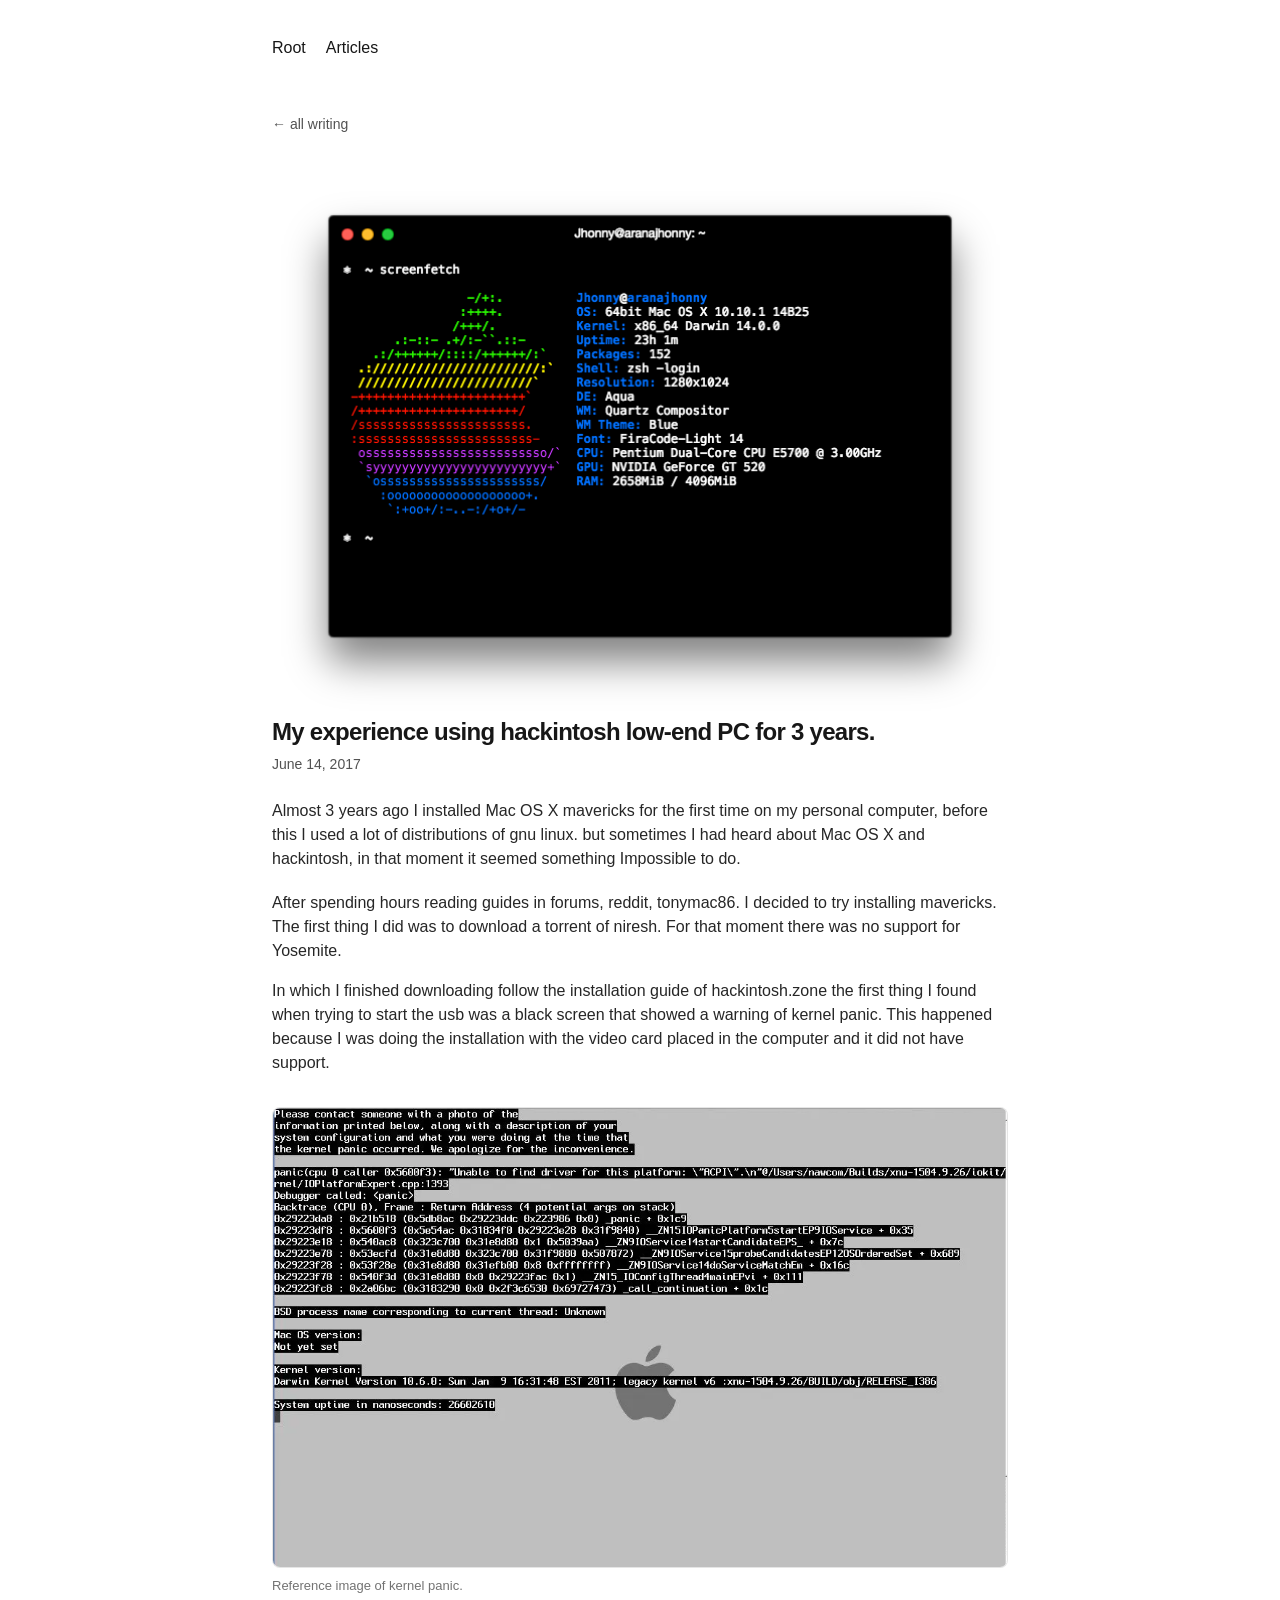
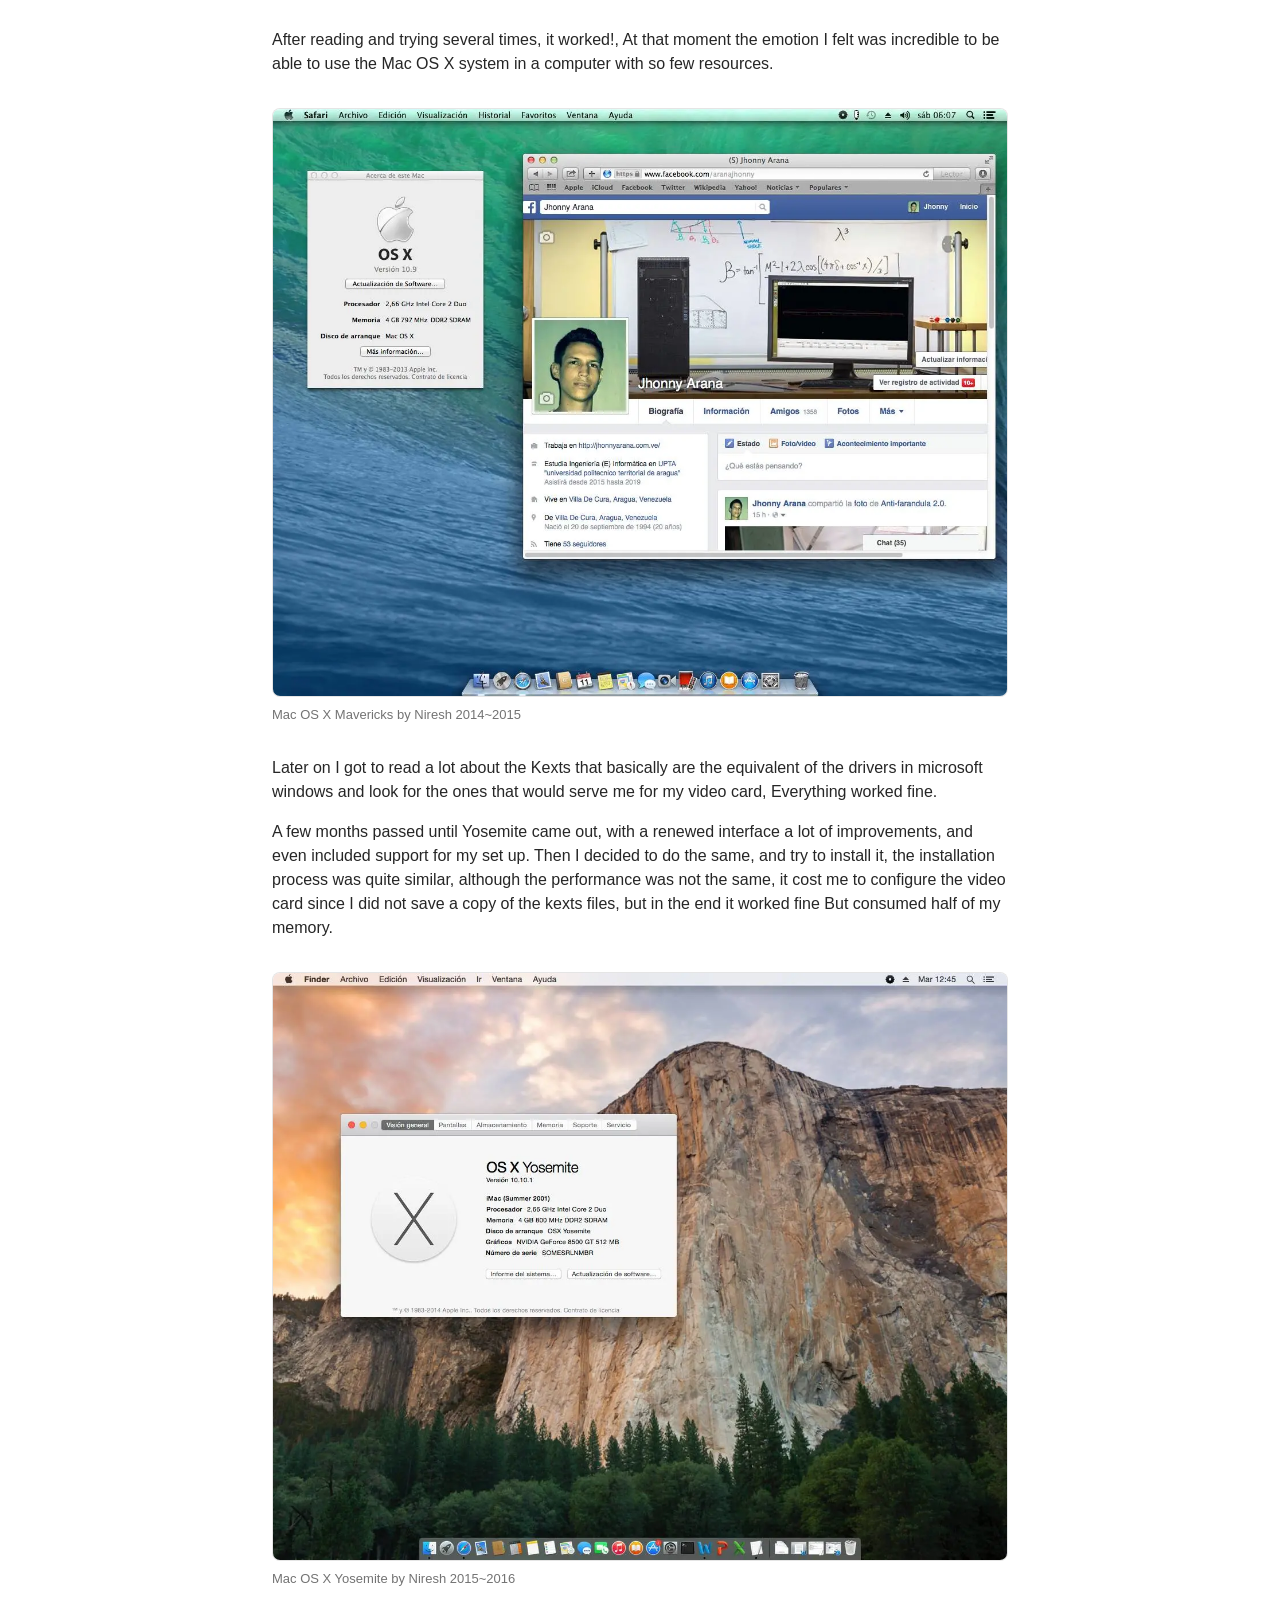
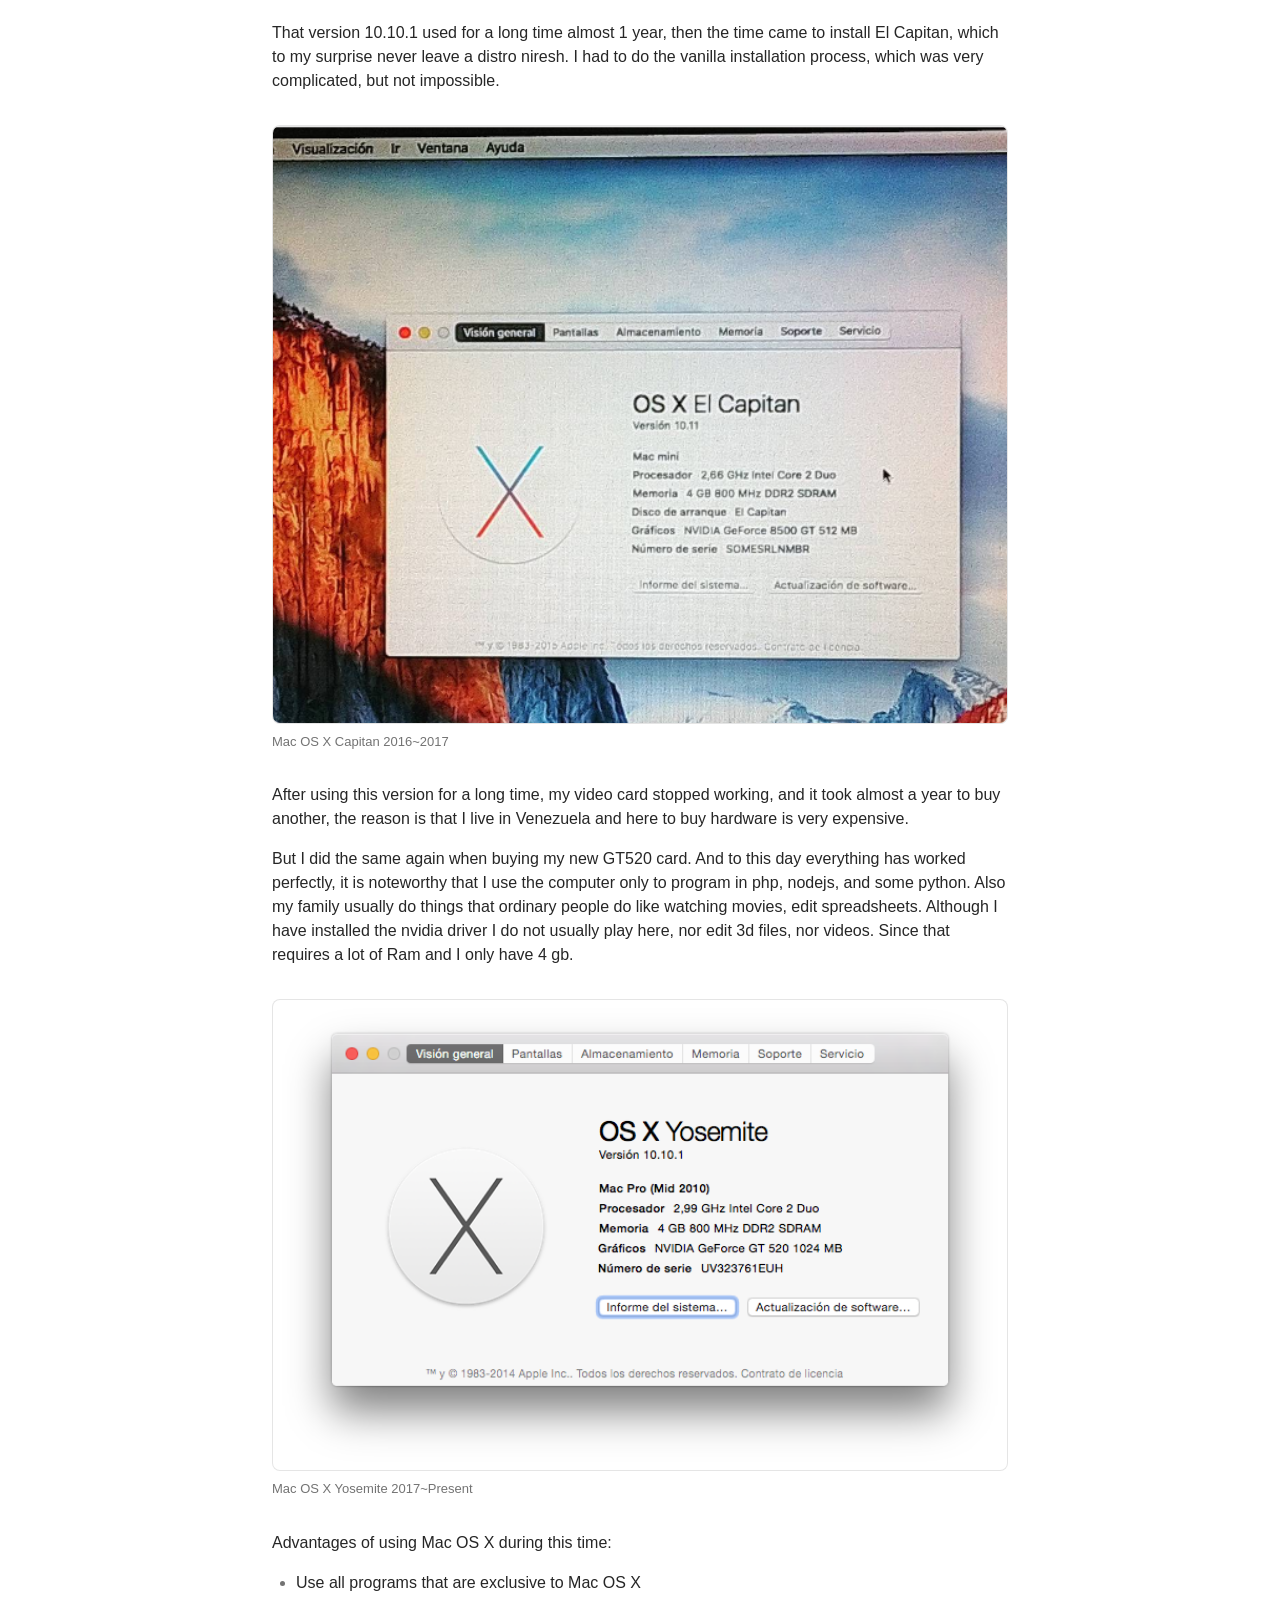
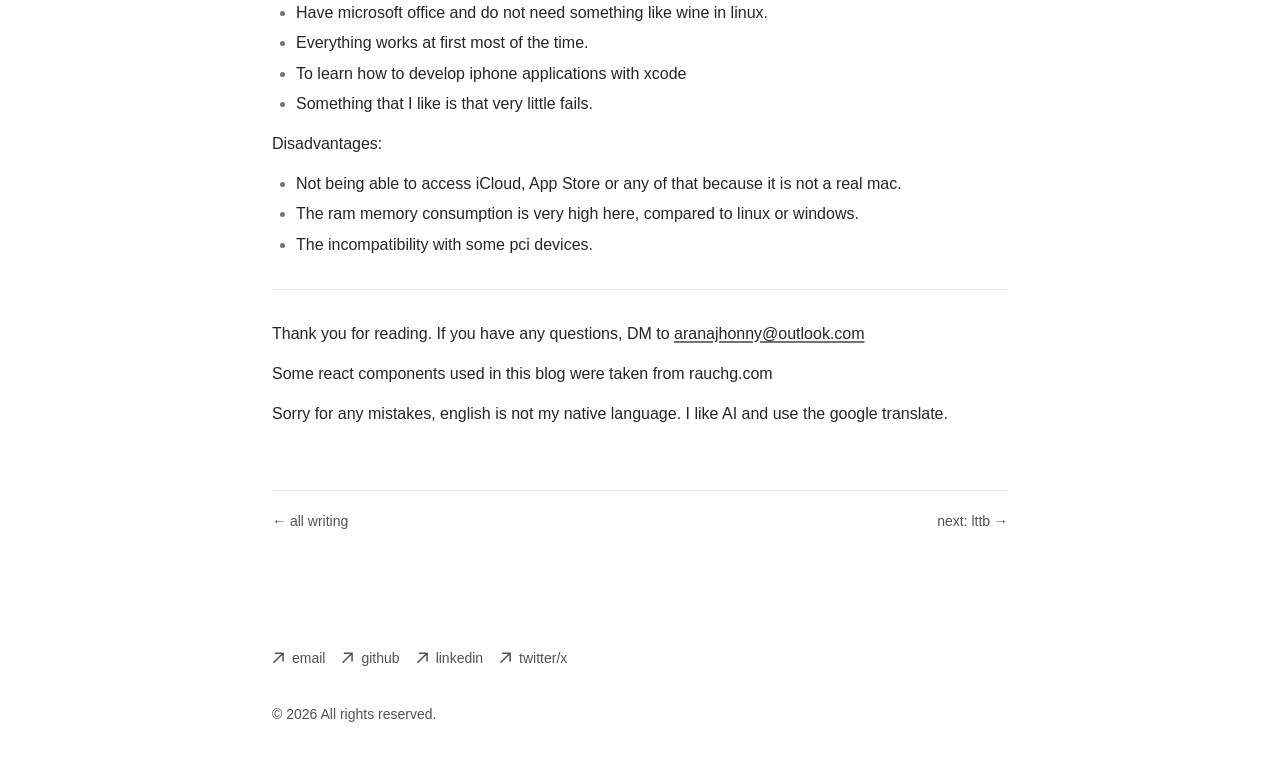
<file: writing/hackintosh.html>
<!doctype html>
<html lang="en" class="no-js">
  <head>
    <meta charset="utf-8">
    <meta name="viewport" content="width=device-width, initial-scale=1">
    <title>My experience using hackintosh low-end PC for 3 years. — jhonny arana</title>
    <meta name="description" content="Three years running macOS on a low-end PC: Mavericks, Yosemite and El Capitan on a 4GB machine — what worked, what didn't, and why I kept it."
    <meta property="og:title" content="My experience using hackintosh low-end PC for 3 years."/>
    <meta property="og:description" content="Three years running macOS on a low-end PC: Mavericks, Yosemite and El Capitan on a 4GB machine — what worked, what didn't, and why I kept it."/>
    <meta property="og:type" content="article"/>
    <meta property="og:url" content="https://aranajhonny.github.io/writing/hackintosh.html"/>
    <meta property="og:image" content="https://aranajhonny.github.io/writing/figures/hack-fun.webp"/>
    <meta property="og:site_name" content="Jhonny Arana"/>
    <meta property="og:locale" content="en_US"/>
    <meta name="twitter:card" content="summary_large_image"/>
    <meta name="twitter:title" content="My experience using hackintosh low-end PC for 3 years."/>
    <meta name="twitter:description" content="Three years running macOS on a low-end PC: Mavericks, Yosemite and El Capitan on a 4GB machine — what worked, what didn't, and why I kept it."/>
    <meta name="twitter:image" content="https://aranajhonny.github.io/writing/figures/hack-fun.webp"/>
    <meta property="article:published_time" content="2017-06-14"/>
    <link rel="icon" href="data:image/svg+xml,%3Csvg xmlns='http://www.w3.org/2000/svg' viewBox='0 0 32 32'%3E%3Crect width='32' height='32' rx='6' fill='%230b0a08'/%3E%3Crect x='8' y='8' width='16' height='16' fill='%23ffb224'/%3E%3C/svg%3E">
    <link rel="stylesheet" href="../css/style.css">
  </head>
  <body>
    <header class="site-head">
      <div class="wrap nav">
        <nav class="nav-links" aria-label="primary">
          <a href="../index.html">Root</a>
          <a href="../blog.html">Articles</a>
        </nav>
      </div>
    </header>

    <main class="wrap post">
      <a class="back" href="../blog.html">← all writing</a>

      <figure>
        <img src="figures/hack-fun.webp" alt="Hackintosh setup" width="100%">
      </figure>

      <header class="post-head">
        <h1 class="title">My experience using hackintosh low-end PC for 3 years.</h1>
      <p class="post-meta">June 14, 2017</p></header>

      <article class="post-body">
        <p>Almost 3 years ago I installed Mac OS X mavericks for the first time on my personal computer, before this I used a lot of distributions of gnu linux. but sometimes I had heard about Mac OS X and hackintosh, in that moment it seemed something Impossible to do.</p>
        <p>After spending hours reading guides in forums, reddit, tonymac86. I decided to try installing mavericks. The first thing I did was to download a torrent of niresh. For that moment there was no support for Yosemite.</p>
        <p>In which I finished downloading follow the installation guide of hackintosh.zone the first thing I found when trying to start the usb was a black screen that showed a warning of kernel panic. This happened because I was doing the installation with the video card placed in the computer and it did not have support.</p>

        <figure>
          <img src="figures/hack-kernel-panic.webp" alt="Kernel panic" width="100%">
          <figcaption>Reference image of kernel panic.</figcaption>
        </figure>

        <p>After reading and trying several times, it worked!, At that moment the emotion I felt was incredible to be able to use the Mac OS X system in a computer with so few resources.</p>

        <figure>
          <img src="figures/hack-mavericks.webp" alt="Mac OS X Mavericks by Niresh" width="100%">
          <figcaption>Mac OS X Mavericks by Niresh 2014~2015</figcaption>
        </figure>

        <p>Later on I got to read a lot about the Kexts that basically are the equivalent of the drivers in microsoft windows and look for the ones that would serve me for my video card, Everything worked fine.</p>
        <p>A few months passed until Yosemite came out, with a renewed interface a lot of improvements, and even included support for my set up. Then I decided to do the same, and try to install it, the installation process was quite similar, although the performance was not the same, it cost me to configure the video card since I did not save a copy of the kexts files, but in the end it worked fine But consumed half of my memory.</p>

        <figure>
          <img src="figures/hack-yosemite.webp" alt="Mac OS X Yosemite by Niresh" width="100%">
          <figcaption>Mac OS X Yosemite by Niresh 2015~2016</figcaption>
        </figure>

        <p>That version 10.10.1 used for a long time almost 1 year, then the time came to install El Capitan, which to my surprise never leave a distro niresh. I had to do the vanilla installation process, which was very complicated, but not impossible.</p>

        <figure>
          <img src="figures/hack-capitan.webp" alt="Mac OS X El Capitan" width="100%">
          <figcaption>Mac OS X Capitan 2016~2017</figcaption>
        </figure>

        <p>After using this version for a long time, my video card stopped working, and it took almost a year to buy another, the reason is that I live in Venezuela and here to buy hardware is very expensive.</p>
        <p>But I did the same again when buying my new GT520 card. And to this day everything has worked perfectly, it is noteworthy that I use the computer only to program in php, nodejs, and some python. Also my family usually do things that ordinary people do like watching movies, edit spreadsheets. Although I have installed the nvidia driver I do not usually play here, nor edit 3d files, nor videos. Since that requires a lot of Ram and I only have 4 gb.</p>

        <figure>
          <img src="figures/hack-now.webp" alt="Mac OS X Yosemite current setup" width="100%">
          <figcaption>Mac OS X Yosemite 2017~Present</figcaption>
        </figure>

        <p>Advantages of using Mac OS X during this time:</p>
        <ul>
          <li>Use all programs that are exclusive to Mac OS X</li>
          <li>Have microsoft office and do not need something like wine in linux.</li>
          <li>Everything works at first most of the time.</li>
          <li>To learn how to develop iphone applications with xcode</li>
          <li>Something that I like is that very little fails.</li>
        </ul>
        <p>Disadvantages:</p>
        <ul>
          <li>Not being able to access iCloud, App Store or any of that because it is not a real mac.</li>
          <li>The ram memory consumption is very high here, compared to linux or windows.</li>
          <li>The incompatibility with some pci devices.</li>
        </ul>

        <hr>
        <p>Thank you for reading. If you have any questions, DM to <a href="mailto:aranajhonny@outlook.com">aranajhonny@outlook.com</a></p>
        <p>Some react components used in this blog were taken from rauchg.com</p>
        <p>Sorry for any mistakes, english is not my native language. I like AI and use the google translate.</p>
      </article>

      <nav class="post-nav" aria-label="post navigation">
        <a href="../blog.html">← all writing</a>
        <span class="gap"></span>
        <a href="sensor-chart-lttb.html">next: lttb →</a>
      </nav>
    </main>

    <footer class="site-foot">
      <div class="wrap">
        <ul class="foot-links">
          <li>
            <a rel="noopener noreferrer" href="mailto:jhonnyjosearana@gmail.com">
              <svg width="12" height="12" viewBox="0 0 12 12" fill="none" xmlns="http://www.w3.org/2000/svg"><path d="M2.07102 11.3494L0.963068 10.2415L9.2017 1.98864H2.83807L2.85227 0.454545H11.8438V9.46023H10.2955L10.3097 3.09659L2.07102 11.3494Z" fill="currentColor"></path></svg>
              <p>email</p>
            </a>
          </li>
          <li>
            <a rel="noopener noreferrer" target="_blank" href="https://github.com/aranajhonny">
              <svg width="12" height="12" viewBox="0 0 12 12" fill="none" xmlns="http://www.w3.org/2000/svg"><path d="M2.07102 11.3494L0.963068 10.2415L9.2017 1.98864H2.83807L2.85227 0.454545H11.8438V9.46023H10.2955L10.3097 3.09659L2.07102 11.3494Z" fill="currentColor"></path></svg>
              <p>github</p>
            </a>
          </li>
          <li>
            <a rel="noopener noreferrer" target="_blank" href="https://www.linkedin.com/in/aranajhonny">
              <svg width="12" height="12" viewBox="0 0 12 12" fill="none" xmlns="http://www.w3.org/2000/svg"><path d="M2.07102 11.3494L0.963068 10.2415L9.2017 1.98864H2.83807L2.85227 0.454545H11.8438V9.46023H10.2955L10.3097 3.09659L2.07102 11.3494Z" fill="currentColor"></path></svg>
              <p>linkedin</p>
            </a>
          </li>
          <li>
            <a rel="noopener noreferrer" target="_blank" href="https://twitter.com/aranajhonny">
              <svg width="12" height="12" viewBox="0 0 12 12" fill="none" xmlns="http://www.w3.org/2000/svg"><path d="M2.07102 11.3494L0.963068 10.2415L9.2017 1.98864H2.83807L2.85227 0.454545H11.8438V9.46023H10.2955L10.3097 3.09659L2.07102 11.3494Z" fill="currentColor"></path></svg>
              <p>twitter/x</p>
            </a>
          </li>
        </ul>
        <p class="small-print">© <span id="year"></span> All rights reserved.</p>
      </div>
    </footer>

    <script src="../js/main.js"></script>
  </body>
</html>
</file>
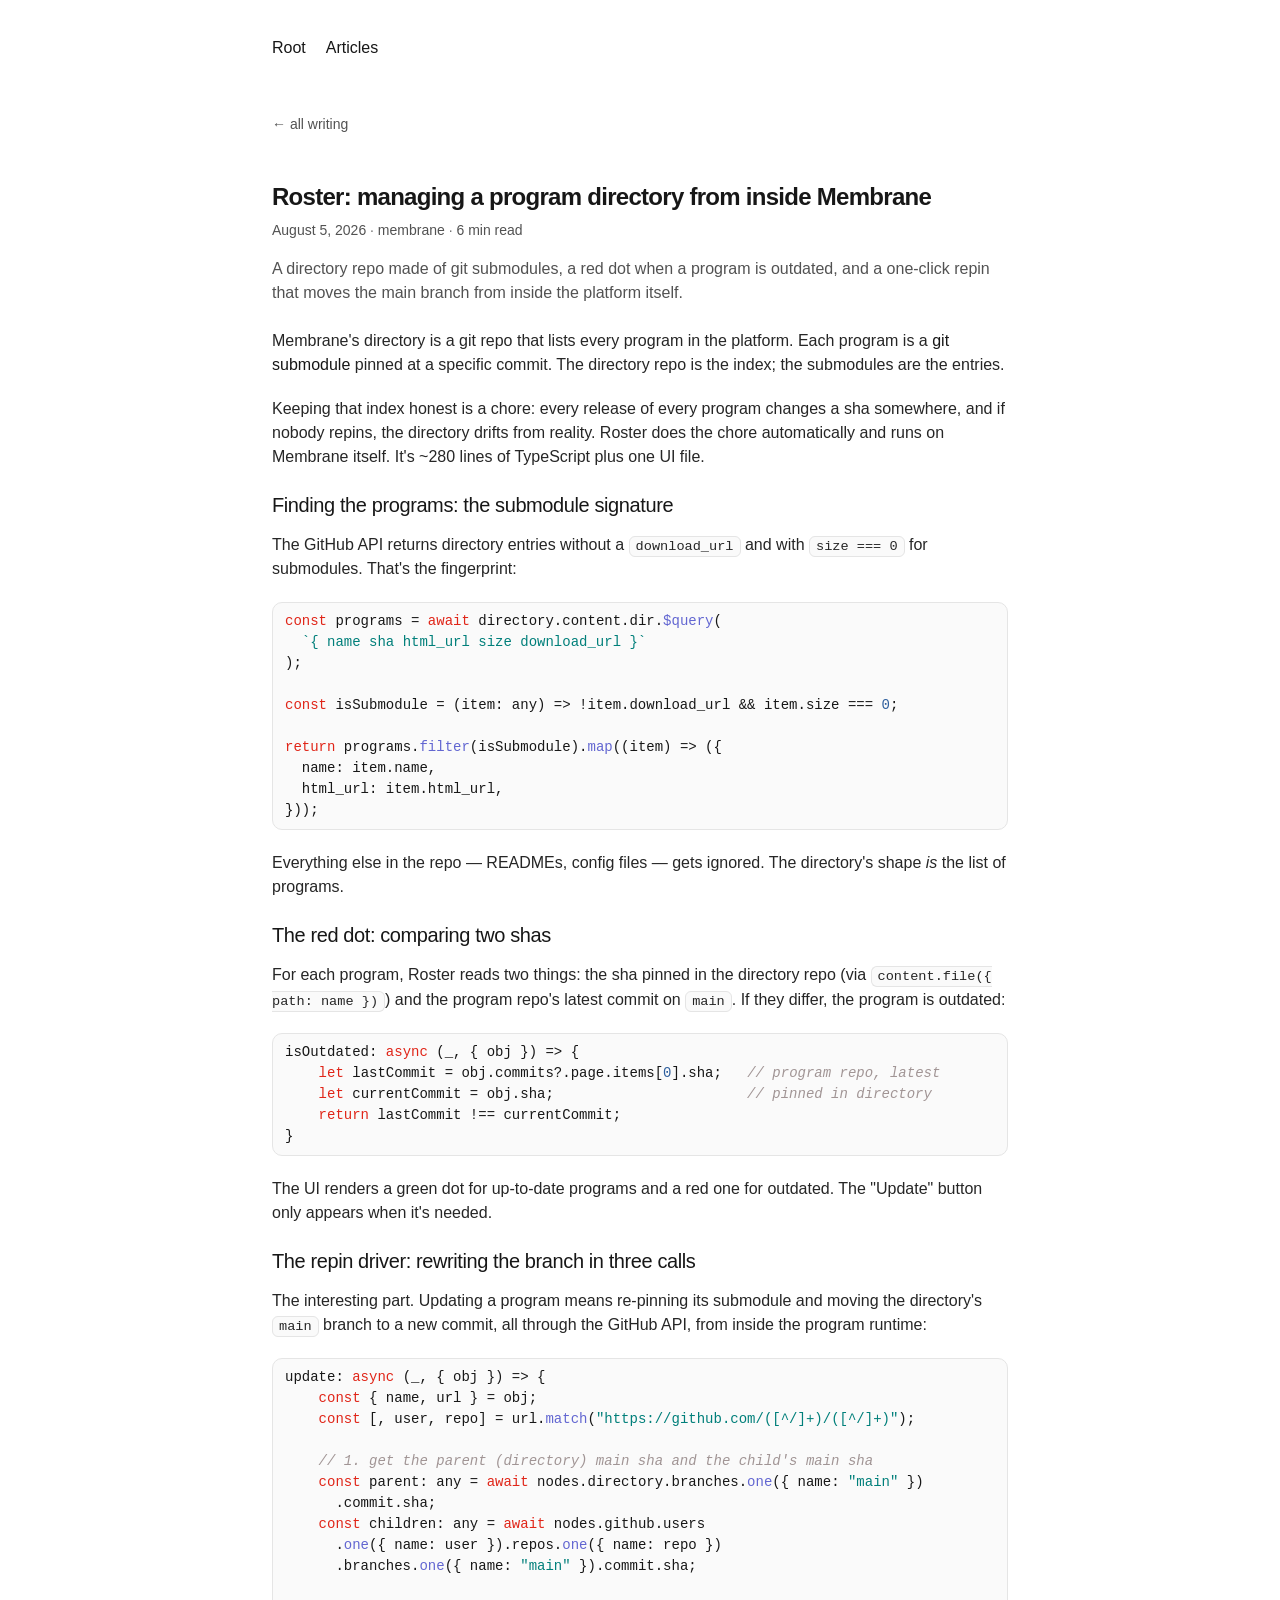
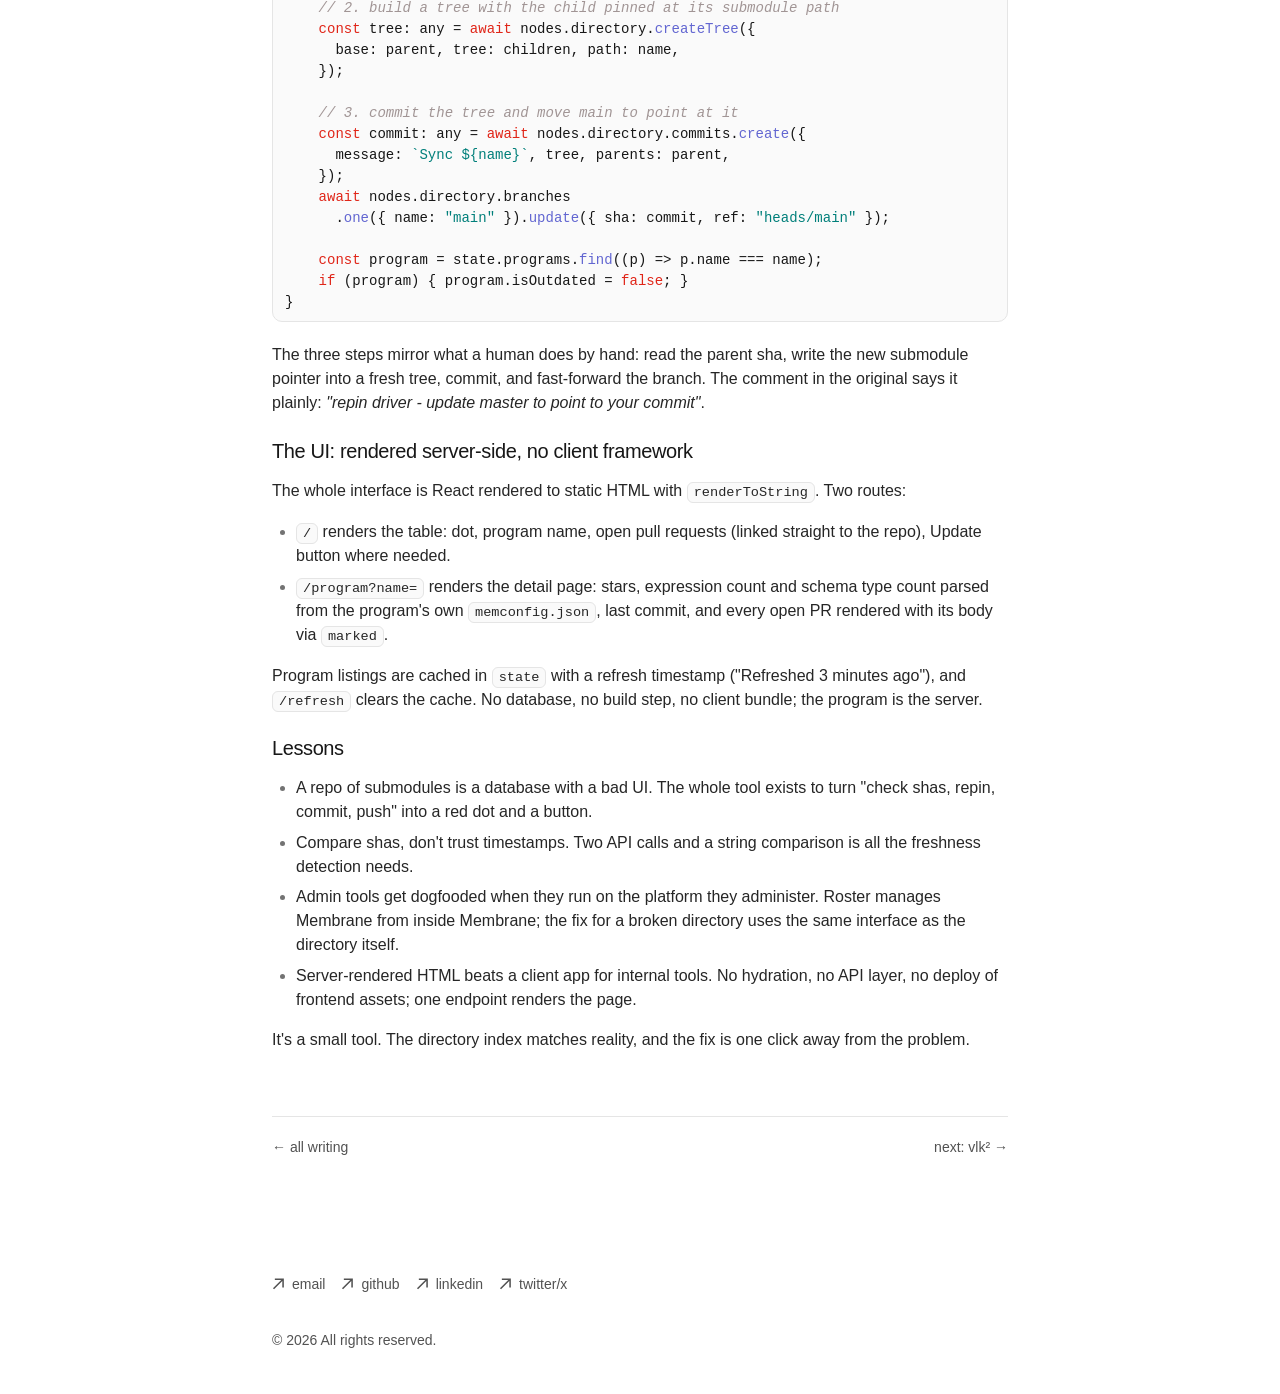
<file: writing/roster.html>
<!doctype html>
<html lang="en" class="no-js">
  <head>
    <meta charset="utf-8">
    <meta name="viewport" content="width=device-width, initial-scale=1">
    <title>Roster: managing a program directory from inside Membrane — jhonny arana</title>
    <meta name="description" content="A directory repo made of git submodules, a red dot when a program is outdated, and a one-click repin that moves the main branch from inside the platform."
    <meta property="og:title" content="Roster: managing a program directory from inside Membrane"/>
    <meta property="og:description" content="A directory repo made of git submodules, a red dot when a program is outdated, and a one-click repin that moves the main branch from inside the platform."/>
    <meta property="og:type" content="article"/>
    <meta property="og:url" content="https://aranajhonny.github.io/writing/roster.html"/>
    <meta property="og:image" content="https://aranajhonny.github.io/og/roster.png"/>
    <meta property="og:site_name" content="Jhonny Arana"/>
    <meta property="og:locale" content="en_US"/>
    <meta name="twitter:card" content="summary_large_image"/>
    <meta name="twitter:title" content="Roster: managing a program directory from inside Membrane"/>
    <meta name="twitter:description" content="A directory repo made of git submodules, a red dot when a program is outdated, and a one-click repin that moves the main branch from inside the platform."/>
    <meta name="twitter:image" content="https://aranajhonny.github.io/og/roster.png"/>
    <meta property="article:published_time" content="2026-08-05"/>
    <link rel="icon" href="data:image/svg+xml,%3Csvg xmlns='http://www.w3.org/2000/svg' viewBox='0 0 32 32'%3E%3Crect width='32' height='32' rx='6' fill='%230b0a08'/%3E%3Crect x='8' y='8' width='16' height='16' fill='%23ffb224'/%3E%3C/svg%3E">
    <link rel="stylesheet" href="../css/style.css">
  </head>
  <body>
    <header class="site-head">
      <div class="wrap nav">
        <nav class="nav-links" aria-label="primary">
          <a href="../index.html">Root</a>
          <a href="../blog.html">Articles</a>
        </nav>
      </div>
    </header>

    <main class="wrap post">
      <a class="back" href="../blog.html">← all writing</a>
      <header class="post-head">
        <h1 class="title">Roster: managing a program directory from inside Membrane</h1><p class="post-meta">August 5, 2026 <span class="dot-sep">·</span> membrane <span class="dot-sep">·</span> 6 min read</p>
        <p class="lead">A directory repo made of git submodules, a red dot when a program is outdated, and a one-click repin that moves the main branch from inside the platform itself.</p>
      </header>

      <article class="post-body">
        <p>Membrane's directory is a git repo that lists every program in the platform. Each program is a <strong>git submodule</strong> pinned at a specific commit. The directory repo is the index; the submodules are the entries.</p>
        <p>Keeping that index honest is a chore: every release of every program changes a sha somewhere, and if nobody repins, the directory drifts from reality. Roster does the chore automatically and runs on Membrane itself. It's ~280 lines of TypeScript plus one UI file.</p>

        <h2>Finding the programs: the submodule signature</h2>
        <p>The GitHub API returns directory entries without a <code>download_url</code> and with <code>size === 0</code> for submodules. That's the fingerprint:</p>
        <pre><code>const programs = await directory.content.dir.$query(
  `{ name sha html_url size download_url }`
);

const isSubmodule = (item: any) =&gt; !item.download_url &amp;&amp; item.size === 0;

return programs.filter(isSubmodule).map((item) =&gt; ({
  name: item.name,
  html_url: item.html_url,
}));</code></pre>
        <p>Everything else in the repo — READMEs, config files — gets ignored. The directory's shape <em>is</em> the list of programs.</p>

        <h2>The red dot: comparing two shas</h2>
        <p>For each program, Roster reads two things: the sha pinned in the directory repo (via <code>content.file({ path: name })</code>) and the program repo's latest commit on <code>main</code>. If they differ, the program is outdated:</p>
        <pre><code>isOutdated: async (_, { obj }) =&gt; {
    let lastCommit = obj.commits?.page.items[0].sha;   // program repo, latest
    let currentCommit = obj.sha;                       // pinned in directory
    return lastCommit !== currentCommit;
}</code></pre>
        <p>The UI renders a green dot for up-to-date programs and a red one for outdated. The "Update" button only appears when it's needed.</p>

        <h2>The repin driver: rewriting the branch in three calls</h2>
        <p>The interesting part. Updating a program means re-pinning its submodule and moving the directory's <code>main</code> branch to a new commit, all through the GitHub API, from inside the program runtime:</p>
        <pre><code>update: async (_, { obj }) =&gt; {
    const { name, url } = obj;
    const [, user, repo] = url.match("https://github.com/([^/]+)/([^/]+)");

    // 1. get the parent (directory) main sha and the child's main sha
    const parent: any = await nodes.directory.branches.one({ name: "main" })
      .commit.sha;
    const children: any = await nodes.github.users
      .one({ name: user }).repos.one({ name: repo })
      .branches.one({ name: "main" }).commit.sha;

    // 2. build a tree with the child pinned at its submodule path
    const tree: any = await nodes.directory.createTree({
      base: parent, tree: children, path: name,
    });

    // 3. commit the tree and move main to point at it
    const commit: any = await nodes.directory.commits.create({
      message: `Sync ${name}`, tree, parents: parent,
    });
    await nodes.directory.branches
      .one({ name: "main" }).update({ sha: commit, ref: "heads/main" });

    const program = state.programs.find((p) =&gt; p.name === name);
    if (program) { program.isOutdated = false; }
}</code></pre>
        <p>The three steps mirror what a human does by hand: read the parent sha, write the new submodule pointer into a fresh tree, commit, and fast-forward the branch. The comment in the original says it plainly: <em>"repin driver - update master to point to your commit"</em>.</p>

        <h2>The UI: rendered server-side, no client framework</h2>
        <p>The whole interface is React rendered to static HTML with <code>renderToString</code>. Two routes:</p>
        <ul>
          <li><code>/</code> renders the table: dot, program name, open pull requests (linked straight to the repo), Update button where needed.</li>
          <li><code>/program?name=</code> renders the detail page: stars, expression count and schema type count parsed from the program's own <code>memconfig.json</code>, last commit, and every open PR rendered with its body via <code>marked</code>.</li>
        </ul>
        <p>Program listings are cached in <code>state</code> with a refresh timestamp ("Refreshed 3 minutes ago"), and <code>/refresh</code> clears the cache. No database, no build step, no client bundle; the program is the server.</p>

        <h2>Lessons</h2>
        <ul>
          <li>A repo of submodules is a database with a bad UI. The whole tool exists to turn "check shas, repin, commit, push" into a red dot and a button.</li>
          <li>Compare shas, don't trust timestamps. Two API calls and a string comparison is all the freshness detection needs.</li>
          <li>Admin tools get dogfooded when they run on the platform they administer. Roster manages Membrane from inside Membrane; the fix for a broken directory uses the same interface as the directory itself.</li>
          <li>Server-rendered HTML beats a client app for internal tools. No hydration, no API layer, no deploy of frontend assets; one endpoint renders the page.</li>
        </ul>
        <p>It's a small tool. The directory index matches reality, and the fix is one click away from the problem.</p>
      </article>

      <nav class="post-nav" aria-label="post navigation">
        <a href="../blog.html">← all writing</a>
        <span class="gap"></span>
        <a href="vlk-temporal-memory.html">next: vlk² →</a>
      </nav>
    </main>

    <footer class="site-foot">
      <div class="wrap">
        <ul class="foot-links">
          <li>
            <a rel="noopener noreferrer" href="mailto:jhonnyjosearana@gmail.com">
              <svg width="12" height="12" viewBox="0 0 12 12" fill="none" xmlns="http://www.w3.org/2000/svg"><path d="M2.07102 11.3494L0.963068 10.2415L9.2017 1.98864H2.83807L2.85227 0.454545H11.8438V9.46023H10.2955L10.3097 3.09659L2.07102 11.3494Z" fill="currentColor"></path></svg>
              <p>email</p>
            </a>
          </li>
          <li>
            <a rel="noopener noreferrer" target="_blank" href="https://github.com/aranajhonny">
              <svg width="12" height="12" viewBox="0 0 12 12" fill="none" xmlns="http://www.w3.org/2000/svg"><path d="M2.07102 11.3494L0.963068 10.2415L9.2017 1.98864H2.83807L2.85227 0.454545H11.8438V9.46023H10.2955L10.3097 3.09659L2.07102 11.3494Z" fill="currentColor"></path></svg>
              <p>github</p>
            </a>
          </li>
          <li>
            <a rel="noopener noreferrer" target="_blank" href="https://www.linkedin.com/in/aranajhonny">
              <svg width="12" height="12" viewBox="0 0 12 12" fill="none" xmlns="http://www.w3.org/2000/svg"><path d="M2.07102 11.3494L0.963068 10.2415L9.2017 1.98864H2.83807L2.85227 0.454545H11.8438V9.46023H10.2955L10.3097 3.09659L2.07102 11.3494Z" fill="currentColor"></path></svg>
              <p>linkedin</p>
            </a>
          </li>
          <li>
            <a rel="noopener noreferrer" target="_blank" href="https://twitter.com/aranajhonny">
              <svg width="12" height="12" viewBox="0 0 12 12" fill="none" xmlns="http://www.w3.org/2000/svg"><path d="M2.07102 11.3494L0.963068 10.2415L9.2017 1.98864H2.83807L2.85227 0.454545H11.8438V9.46023H10.2955L10.3097 3.09659L2.07102 11.3494Z" fill="currentColor"></path></svg>
              <p>twitter/x</p>
            </a>
          </li>
        </ul>
        <p class="small-print">© <span id="year"></span> All rights reserved.</p>
      </div>
    </footer>

    <script src="../js/main.js"></script>
    <script src="../js/syntax.js"></script>
  </body>
</html>
</file>
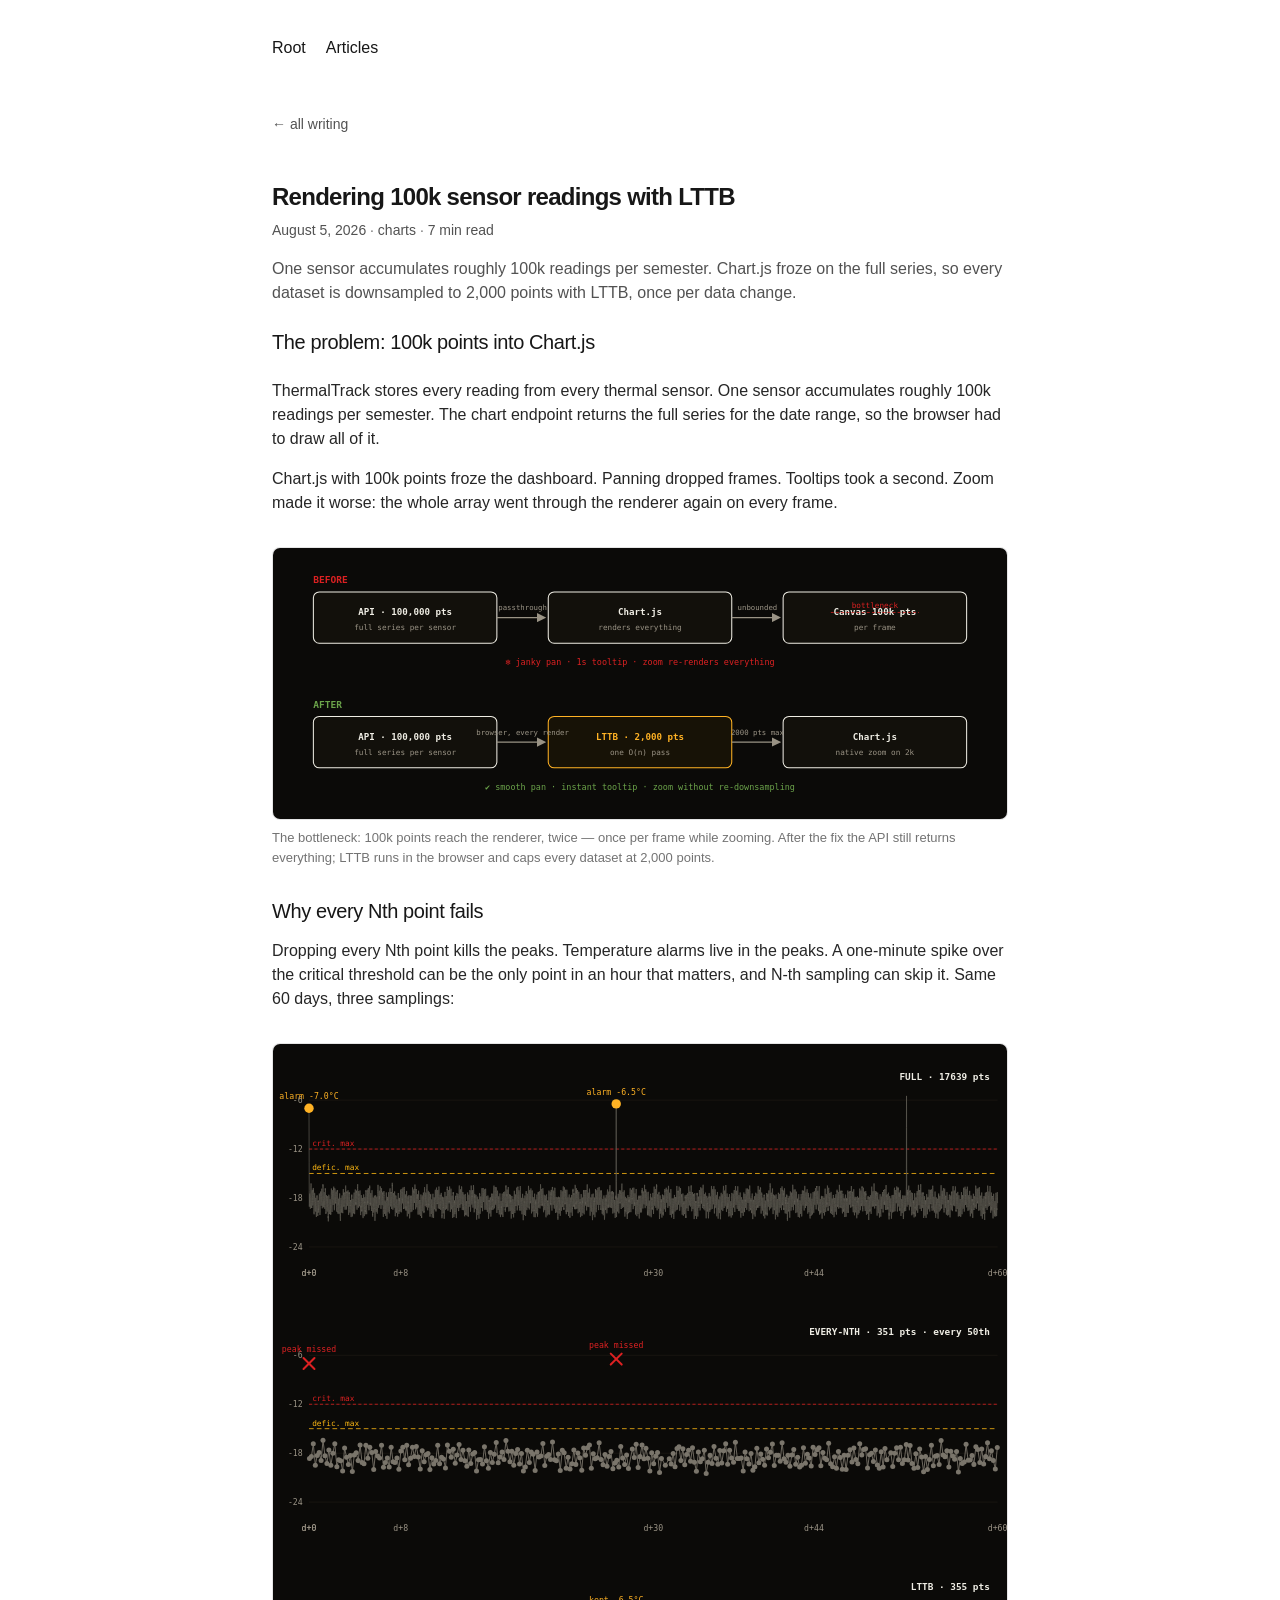
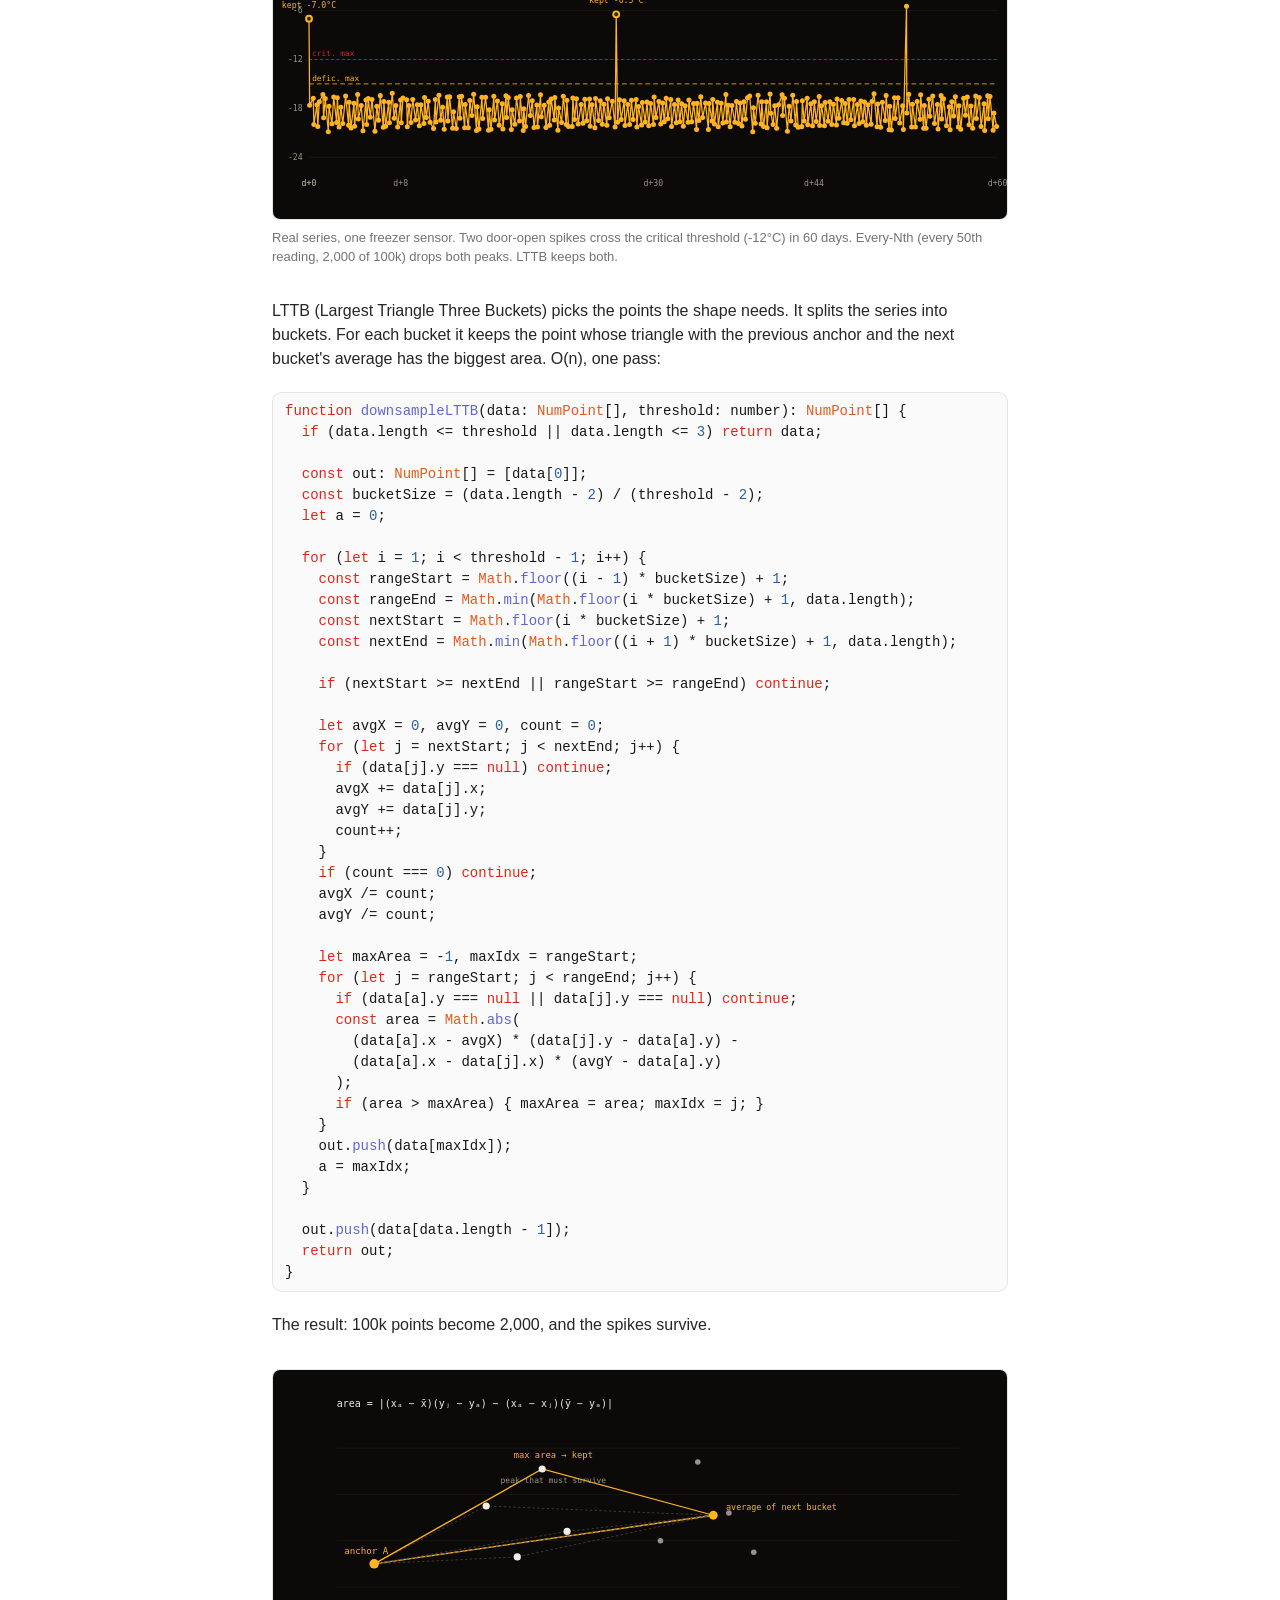
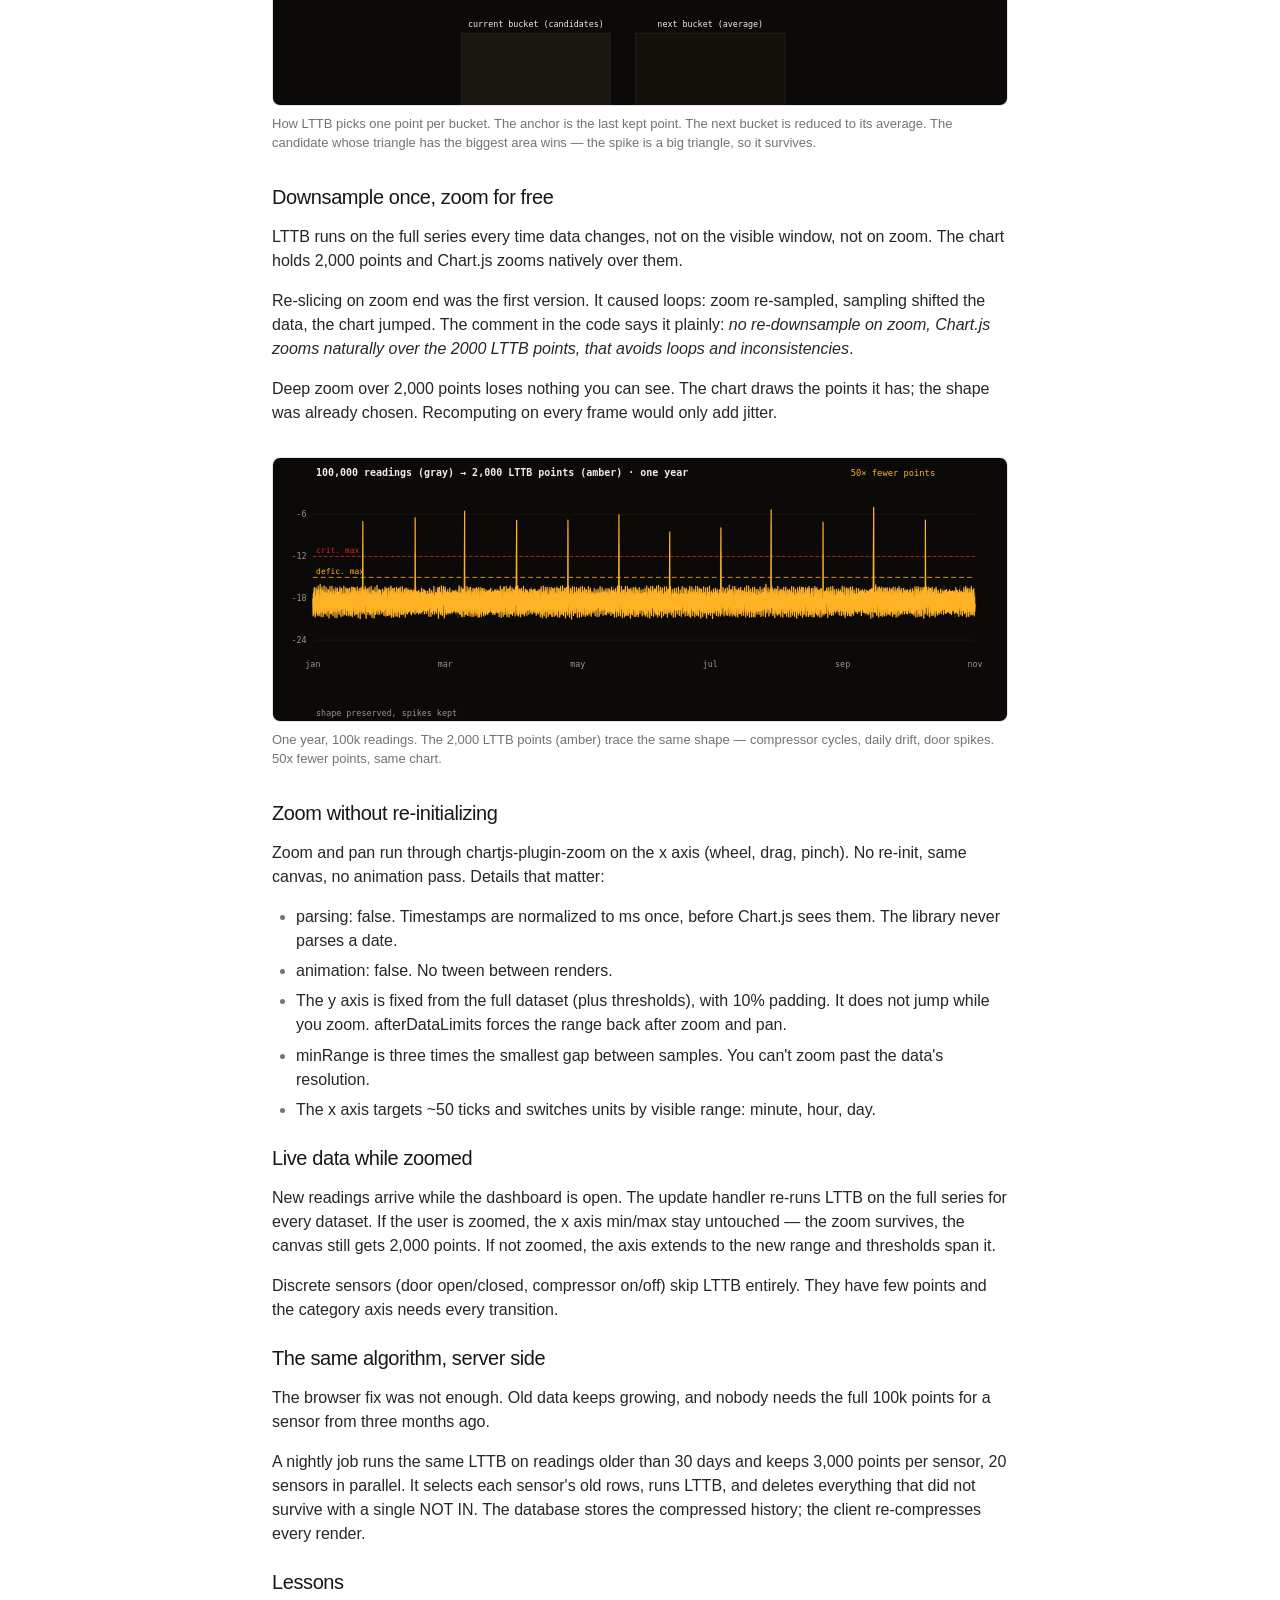
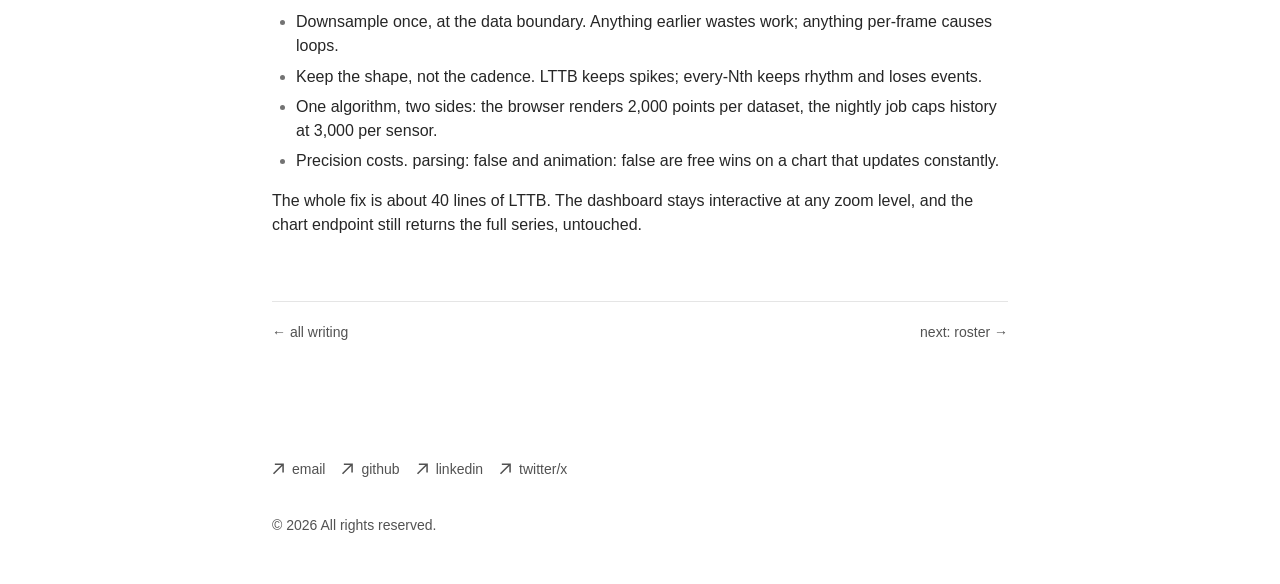
<file: writing/sensor-chart-lttb.html>
<!doctype html>
<html lang="en" class="no-js">
  <head>
    <meta charset="utf-8">
    <meta name="viewport" content="width=device-width, initial-scale=1">
    <title>Rendering 100k sensor readings with LTTB — jhonny arana</title>
    <meta name="description" content="Chart.js froze on 100k sensor readings per sensor. LTTB once per data change, native zoom over 2,000 points, and the same algorithm in the nightly retention job."
    <meta property="og:title" content="Rendering 100k sensor readings with LTTB"/>
    <meta property="og:description" content="Chart.js froze on 100k sensor readings per sensor. LTTB once per data change, native zoom over 2,000 points, and the same algorithm in the nightly retention job."/>
    <meta property="og:type" content="article"/>
    <meta property="og:url" content="https://aranajhonny.github.io/writing/sensor-chart-lttb.html"/>
    <meta property="og:image" content="https://aranajhonny.github.io/og/lttb.png"/>
    <meta property="og:site_name" content="Jhonny Arana"/>
    <meta property="og:locale" content="en_US"/>
    <meta name="twitter:card" content="summary_large_image"/>
    <meta name="twitter:title" content="Rendering 100k sensor readings with LTTB"/>
    <meta name="twitter:description" content="Chart.js froze on 100k sensor readings per sensor. LTTB once per data change, native zoom over 2,000 points, and the same algorithm in the nightly retention job."/>
    <meta name="twitter:image" content="https://aranajhonny.github.io/og/lttb.png"/>
    <meta property="article:published_time" content="2026-08-05"/>
    <link rel="icon" href="data:image/svg+xml,%3Csvg xmlns='http://www.w3.org/2000/svg' viewBox='0 0 32 32'%3E%3Crect width='32' height='32' rx='6' fill='%230b0a08'/%3E%3Crect x='8' y='8' width='16' height='16' fill='%23ffb224'/%3E%3C/svg%3E">
    <link rel="stylesheet" href="../css/style.css">
  </head>
  <body>
    <header class="site-head">
      <div class="wrap nav">
        <nav class="nav-links" aria-label="primary">
          <a href="../index.html">Root</a>
          <a href="../blog.html">Articles</a>
        </nav>
      </div>
    </header>

    <main class="wrap post">
      <a class="back" href="../blog.html">← all writing</a>
      <header class="post-head">
        <h1 class="title">Rendering 100k sensor readings with LTTB</h1><p class="post-meta">August 5, 2026 <span class="dot-sep">·</span> charts <span class="dot-sep">·</span> 7 min read</p>
        <p class="lead">One sensor accumulates roughly 100k readings per semester. Chart.js froze on the full series, so every dataset is downsampled to 2,000 points with LTTB, once per data change.</p>
      </header>

      <article class="post-body">
        <h2>The problem: 100k points into Chart.js</h2>
        <p>ThermalTrack stores every reading from every thermal sensor. One sensor accumulates roughly 100k readings per semester. The chart endpoint returns the full series for the date range, so the browser had to draw all of it.</p>
        <p>Chart.js with 100k points froze the dashboard. Panning dropped frames. Tooltips took a second. Zoom made it worse: the whole array went through the renderer again on every frame.</p>

        <figure>
          <img src="figures/lttb-pipeline.svg" alt="Pipeline before and after: the renderer gets every point, then the renderer gets 2000 LTTB points." width="100%">
          <figcaption>The bottleneck: 100k points reach the renderer, twice — once per frame while zooming. After the fix the API still returns everything; LTTB runs in the browser and caps every dataset at 2,000 points.</figcaption>
        </figure>

        <h2>Why every Nth point fails</h2>
        <p>Dropping every Nth point kills the peaks. Temperature alarms live in the peaks. A one-minute spike over the critical threshold can be the only point in an hour that matters, and N-th sampling can skip it. Same 60 days, three samplings:</p>

        <figure>
          <img src="figures/lttb-problem-point.svg" alt="Same 60 days: the full series shows two door-open spikes crossing the critical threshold; every-Nth sampling loses both; LTTB keeps both." width="100%">
          <figcaption>Real series, one freezer sensor. Two door-open spikes cross the critical threshold (-12°C) in 60 days. Every-Nth (every 50th reading, 2,000 of 100k) drops both peaks. LTTB keeps both.</figcaption>
        </figure>
        <p>LTTB (Largest Triangle Three Buckets) picks the points the shape needs. It splits the series into buckets. For each bucket it keeps the point whose triangle with the previous anchor and the next bucket's average has the biggest area. O(n), one pass:</p>
        <pre><code>function downsampleLTTB(data: NumPoint[], threshold: number): NumPoint[] {
  if (data.length &lt;= threshold || data.length &lt;= 3) return data;

  const out: NumPoint[] = [data[0]];
  const bucketSize = (data.length - 2) / (threshold - 2);
  let a = 0;

  for (let i = 1; i &lt; threshold - 1; i++) {
    const rangeStart = Math.floor((i - 1) * bucketSize) + 1;
    const rangeEnd = Math.min(Math.floor(i * bucketSize) + 1, data.length);
    const nextStart = Math.floor(i * bucketSize) + 1;
    const nextEnd = Math.min(Math.floor((i + 1) * bucketSize) + 1, data.length);

    if (nextStart &gt;= nextEnd || rangeStart &gt;= rangeEnd) continue;

    let avgX = 0, avgY = 0, count = 0;
    for (let j = nextStart; j &lt; nextEnd; j++) {
      if (data[j].y === null) continue;
      avgX += data[j].x;
      avgY += data[j].y;
      count++;
    }
    if (count === 0) continue;
    avgX /= count;
    avgY /= count;

    let maxArea = -1, maxIdx = rangeStart;
    for (let j = rangeStart; j &lt; rangeEnd; j++) {
      if (data[a].y === null || data[j].y === null) continue;
      const area = Math.abs(
        (data[a].x - avgX) * (data[j].y - data[a].y) -
        (data[a].x - data[j].x) * (avgY - data[a].y)
      );
      if (area &gt; maxArea) { maxArea = area; maxIdx = j; }
    }
    out.push(data[maxIdx]);
    a = maxIdx;
  }

  out.push(data[data.length - 1]);
  return out;
}</code></pre>
        <p>The result: 100k points become 2,000, and the spikes survive.</p>

        <figure>
          <img src="figures/lttb-triangle.svg" alt="LTTB picks the point in each bucket whose triangle with the previous anchor and the next bucket's average has the largest area." width="100%">
          <figcaption>How LTTB picks one point per bucket. The anchor is the last kept point. The next bucket is reduced to its average. The candidate whose triangle has the biggest area wins — the spike is a big triangle, so it survives.</figcaption>
        </figure>

        <h2>Downsample once, zoom for free</h2>
        <p>LTTB runs on the full series every time data changes, not on the visible window, not on zoom. The chart holds 2,000 points and Chart.js zooms natively over them.</p>
        <p>Re-slicing on zoom end was the first version. It caused loops: zoom re-sampled, sampling shifted the data, the chart jumped. The comment in the code says it plainly: <em>no re-downsample on zoom, Chart.js zooms naturally over the 2000 LTTB points, that avoids loops and inconsistencies</em>.</p>
        <p>Deep zoom over 2,000 points loses nothing you can see. The chart draws the points it has; the shape was already chosen. Recomputing on every frame would only add jitter.</p>

        <figure>
          <img src="figures/lttb-overview.svg" alt="One year of readings: the full 100k-point series and the 2,000 LTTB points keep the same shape." width="100%">
          <figcaption>One year, 100k readings. The 2,000 LTTB points (amber) trace the same shape — compressor cycles, daily drift, door spikes. 50x fewer points, same chart.</figcaption>
        </figure>

        <h2>Zoom without re-initializing</h2>
        <p>Zoom and pan run through chartjs-plugin-zoom on the x axis (wheel, drag, pinch). No re-init, same canvas, no animation pass. Details that matter:</p>
        <ul>
          <li>parsing: false. Timestamps are normalized to ms once, before Chart.js sees them. The library never parses a date.</li>
          <li>animation: false. No tween between renders.</li>
          <li>The y axis is fixed from the full dataset (plus thresholds), with 10% padding. It does not jump while you zoom. afterDataLimits forces the range back after zoom and pan.</li>
          <li>minRange is three times the smallest gap between samples. You can't zoom past the data's resolution.</li>
          <li>The x axis targets ~50 ticks and switches units by visible range: minute, hour, day.</li>
        </ul>

        <h2>Live data while zoomed</h2>
        <p>New readings arrive while the dashboard is open. The update handler re-runs LTTB on the full series for every dataset. If the user is zoomed, the x axis min/max stay untouched — the zoom survives, the canvas still gets 2,000 points. If not zoomed, the axis extends to the new range and thresholds span it.</p>
        <p>Discrete sensors (door open/closed, compressor on/off) skip LTTB entirely. They have few points and the category axis needs every transition.</p>

        <h2>The same algorithm, server side</h2>
        <p>The browser fix was not enough. Old data keeps growing, and nobody needs the full 100k points for a sensor from three months ago.</p>
        <p>A nightly job runs the same LTTB on readings older than 30 days and keeps 3,000 points per sensor, 20 sensors in parallel. It selects each sensor's old rows, runs LTTB, and deletes everything that did not survive with a single NOT IN. The database stores the compressed history; the client re-compresses every render.</p>

        <h2>Lessons</h2>
        <ul>
          <li>Downsample once, at the data boundary. Anything earlier wastes work; anything per-frame causes loops.</li>
          <li>Keep the shape, not the cadence. LTTB keeps spikes; every-Nth keeps rhythm and loses events.</li>
          <li>One algorithm, two sides: the browser renders 2,000 points per dataset, the nightly job caps history at 3,000 per sensor.</li>
          <li>Precision costs. parsing: false and animation: false are free wins on a chart that updates constantly.</li>
        </ul>
        <p>The whole fix is about 40 lines of LTTB. The dashboard stays interactive at any zoom level, and the chart endpoint still returns the full series, untouched.</p>
      </article>

      <nav class="post-nav" aria-label="post navigation">
        <a href="../blog.html">← all writing</a>
        <span class="gap"></span>
        <a href="roster.html">next: roster →</a>
      </nav>
    </main>

    <footer class="site-foot">
      <div class="wrap">
        <ul class="foot-links">
          <li>
            <a rel="noopener noreferrer" href="mailto:jhonnyjosearana@gmail.com">
              <svg width="12" height="12" viewBox="0 0 12 12" fill="none" xmlns="http://www.w3.org/2000/svg"><path d="M2.07102 11.3494L0.963068 10.2415L9.2017 1.98864H2.83807L2.85227 0.454545H11.8438V9.46023H10.2955L10.3097 3.09659L2.07102 11.3494Z" fill="currentColor"></path></svg>
              <p>email</p>
            </a>
          </li>
          <li>
            <a rel="noopener noreferrer" target="_blank" href="https://github.com/aranajhonny">
              <svg width="12" height="12" viewBox="0 0 12 12" fill="none" xmlns="http://www.w3.org/2000/svg"><path d="M2.07102 11.3494L0.963068 10.2415L9.2017 1.98864H2.83807L2.85227 0.454545H11.8438V9.46023H10.2955L10.3097 3.09659L2.07102 11.3494Z" fill="currentColor"></path></svg>
              <p>github</p>
            </a>
          </li>
          <li>
            <a rel="noopener noreferrer" target="_blank" href="https://www.linkedin.com/in/aranajhonny">
              <svg width="12" height="12" viewBox="0 0 12 12" fill="none" xmlns="http://www.w3.org/2000/svg"><path d="M2.07102 11.3494L0.963068 10.2415L9.2017 1.98864H2.83807L2.85227 0.454545H11.8438V9.46023H10.2955L10.3097 3.09659L2.07102 11.3494Z" fill="currentColor"></path></svg>
              <p>linkedin</p>
            </a>
          </li>
          <li>
            <a rel="noopener noreferrer" target="_blank" href="https://twitter.com/aranajhonny">
              <svg width="12" height="12" viewBox="0 0 12 12" fill="none" xmlns="http://www.w3.org/2000/svg"><path d="M2.07102 11.3494L0.963068 10.2415L9.2017 1.98864H2.83807L2.85227 0.454545H11.8438V9.46023H10.2955L10.3097 3.09659L2.07102 11.3494Z" fill="currentColor"></path></svg>
              <p>twitter/x</p>
            </a>
          </li>
        </ul>
        <p class="small-print">© <span id="year"></span> All rights reserved.</p>
      </div>
    </footer>

    <script src="../js/main.js"></script>
    <script src="../js/syntax.js"></script>
  </body>
</html>
</file>
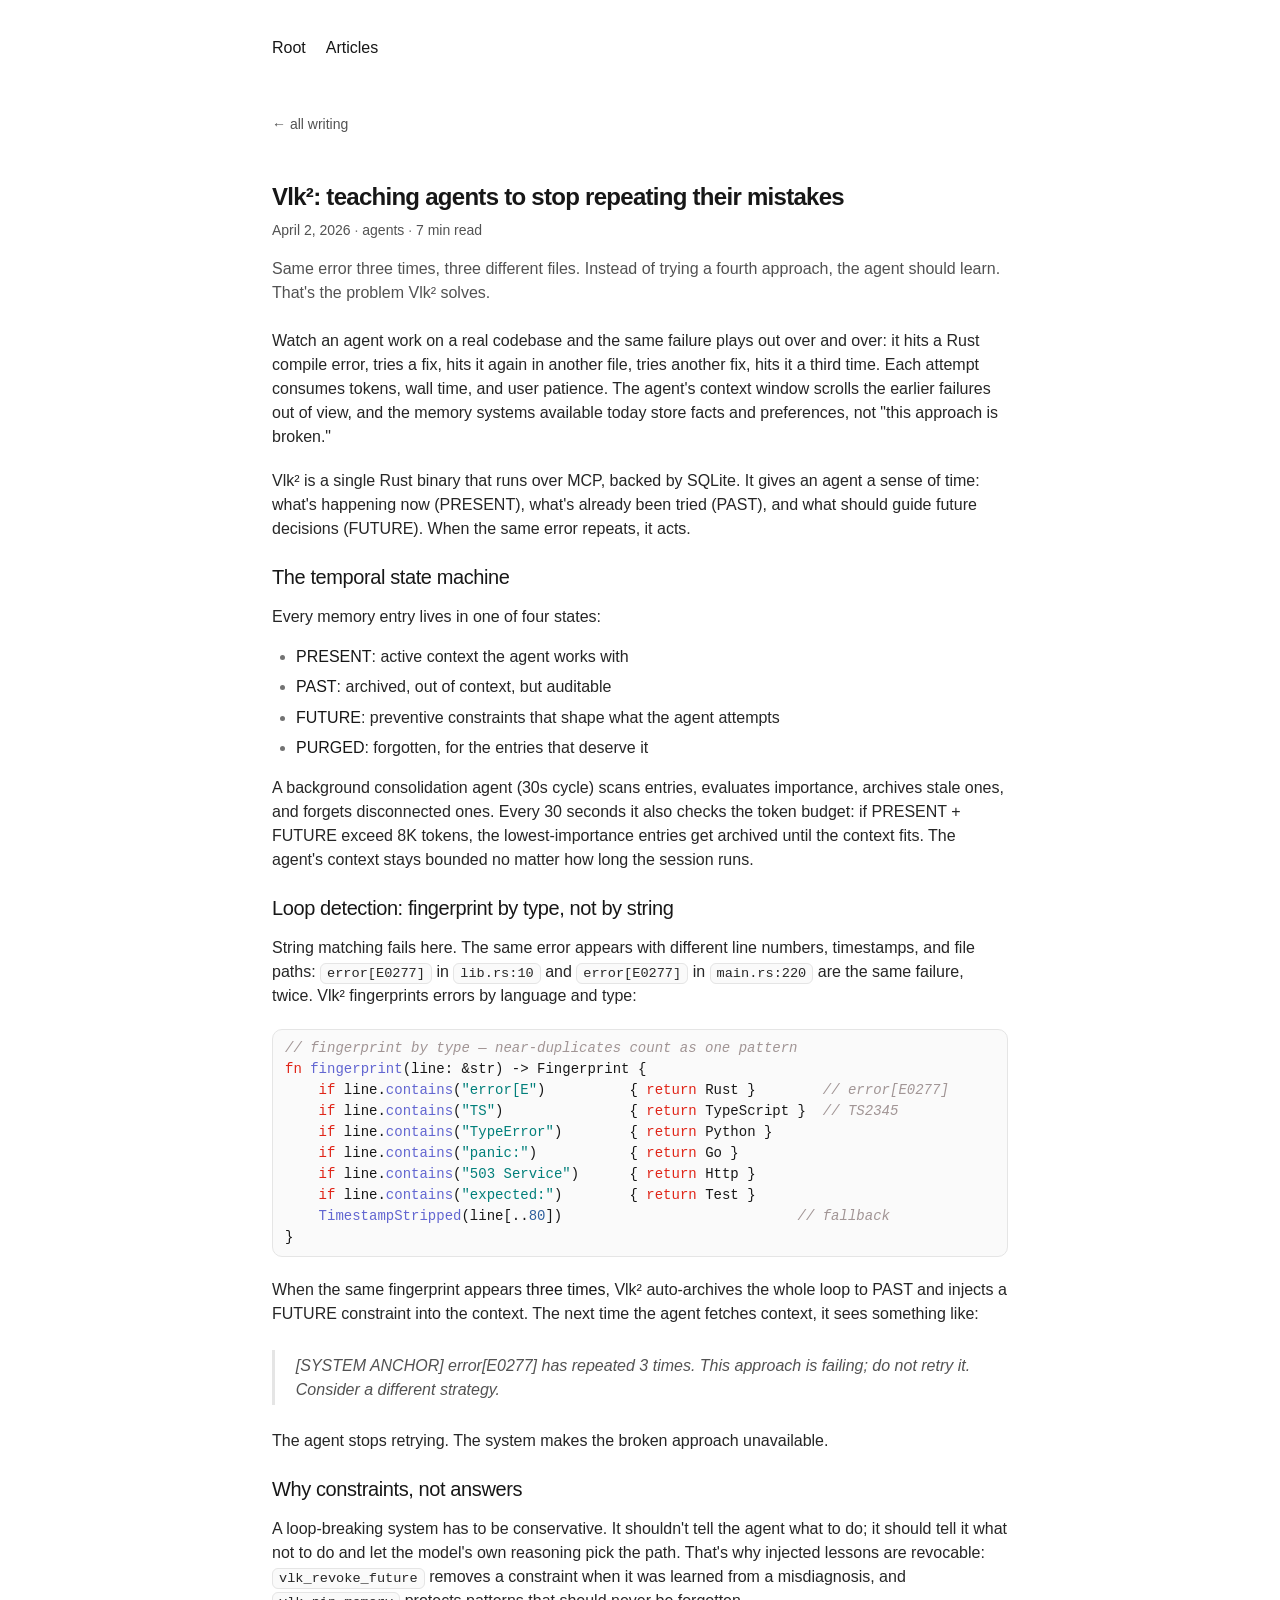
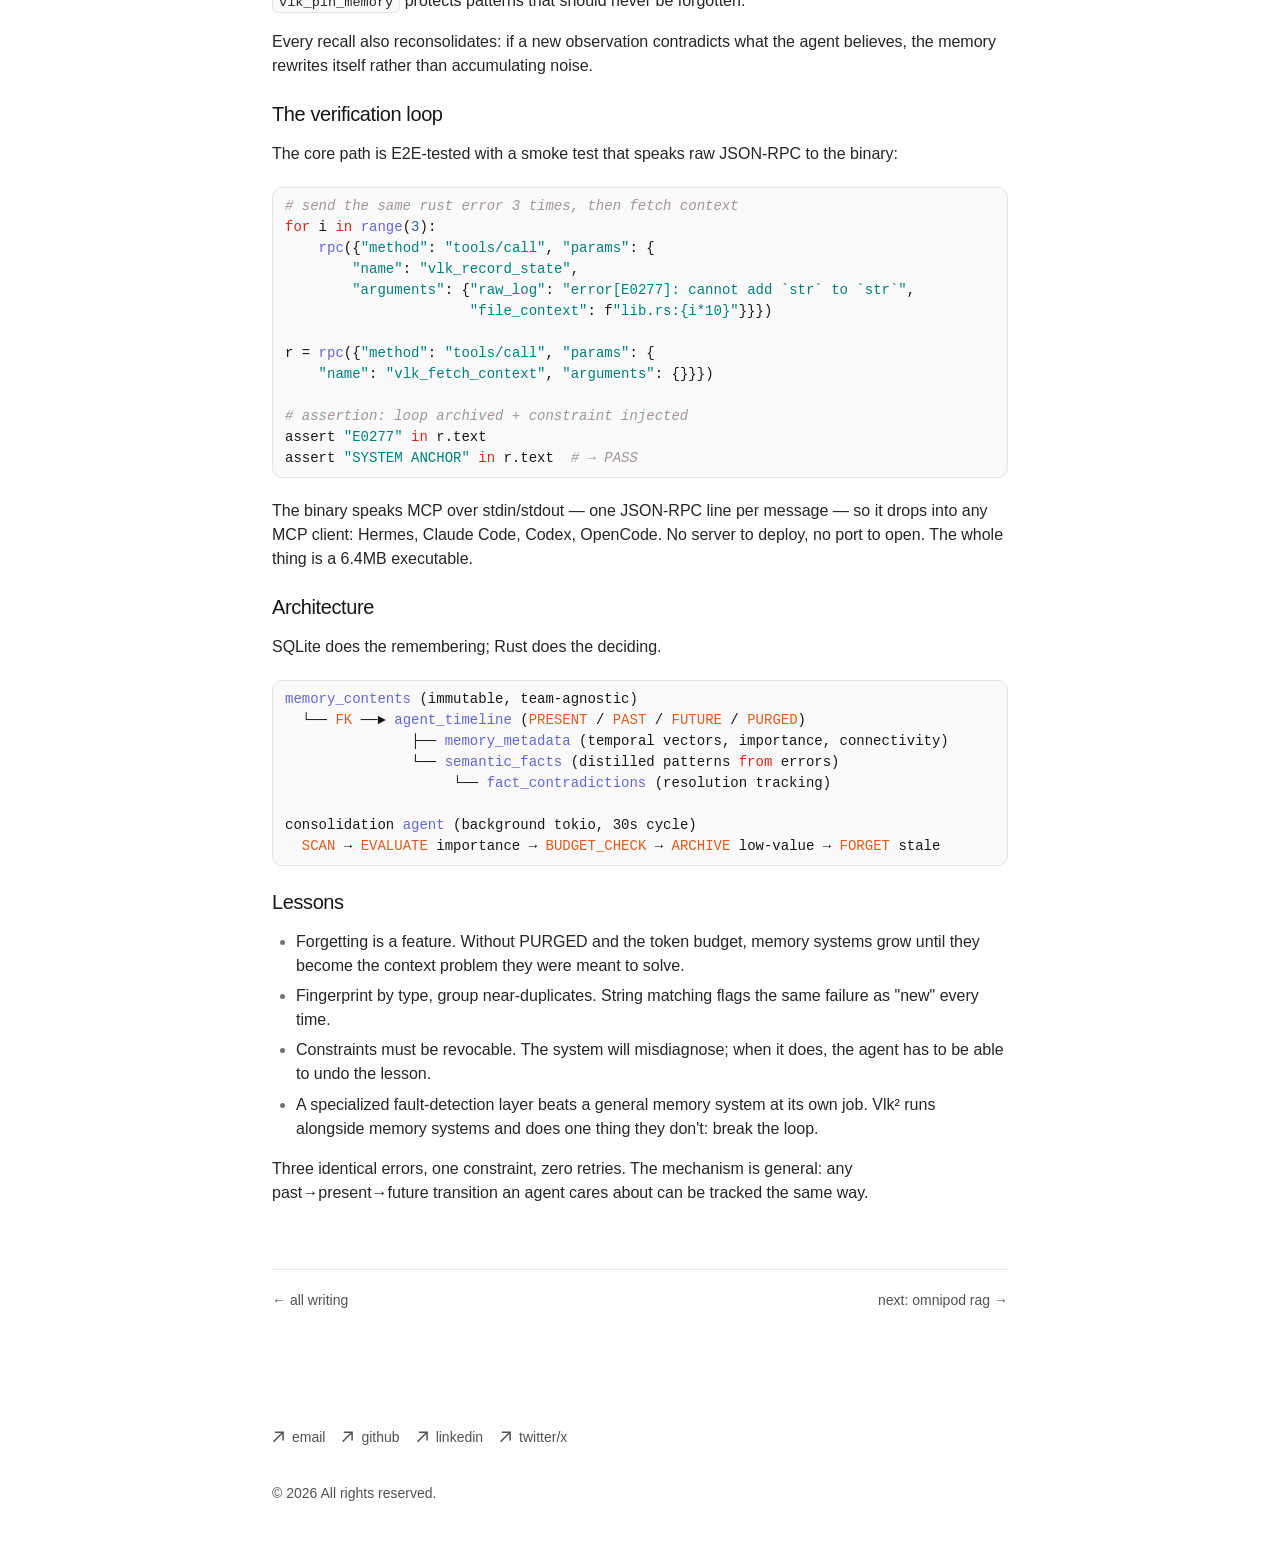
<file: writing/vlk-temporal-memory.html>
<!doctype html>
<html lang="en" class="no-js">
  <head>
    <meta charset="utf-8">
    <meta name="viewport" content="width=device-width, initial-scale=1">
    <title>Vlk²: teaching agents to stop repeating their mistakes — jhonny arana</title>
    <meta name="description" content="A temporal state machine for agents: PRESENT, PAST, FUTURE — and why it archives a repeated error loop after three tries."
    <meta property="og:title" content="Vlk²: teaching agents to stop repeating their mistakes"/>
    <meta property="og:description" content="A temporal state machine for agents: PRESENT, PAST, FUTURE — and why it archives a repeated error loop after three tries."/>
    <meta property="og:type" content="article"/>
    <meta property="og:url" content="https://aranajhonny.github.io/writing/vlk-temporal-memory.html"/>
    <meta property="og:image" content="https://aranajhonny.github.io/og/vlk.png"/>
    <meta property="og:site_name" content="Jhonny Arana"/>
    <meta property="og:locale" content="en_US"/>
    <meta name="twitter:card" content="summary_large_image"/>
    <meta name="twitter:title" content="Vlk²: teaching agents to stop repeating their mistakes"/>
    <meta name="twitter:description" content="A temporal state machine for agents: PRESENT, PAST, FUTURE — and why it archives a repeated error loop after three tries."/>
    <meta name="twitter:image" content="https://aranajhonny.github.io/og/vlk.png"/>
    <meta property="article:published_time" content="2026-04-02"/>
    <link rel="icon" href="data:image/svg+xml,%3Csvg xmlns='http://www.w3.org/2000/svg' viewBox='0 0 32 32'%3E%3Crect width='32' height='32' rx='6' fill='%230b0a08'/%3E%3Crect x='8' y='8' width='16' height='16' fill='%23ffb224'/%3E%3C/svg%3E">
    <link rel="stylesheet" href="../css/style.css">
  </head>
  <body>
    <header class="site-head">
      <div class="wrap nav">
        <nav class="nav-links" aria-label="primary">
          <a href="../index.html">Root</a>
          <a href="../blog.html">Articles</a>
        </nav>
      </div>
    </header>

    <main class="wrap post">
      <a class="back" href="../blog.html">← all writing</a>
      <header class="post-head">
        <h1 class="title">Vlk²: teaching agents to stop repeating their mistakes</h1><p class="post-meta">April 2, 2026 <span class="dot-sep">·</span> agents <span class="dot-sep">·</span> 7 min read</p>
        <p class="lead">Same error three times, three different files. Instead of trying a fourth approach, the agent should learn. That's the problem Vlk² solves.</p>
      </header>

      <article class="post-body">
        <p>Watch an agent work on a real codebase and the same failure plays out over and over: it hits a Rust compile error, tries a fix, hits it again in another file, tries another fix, hits it a third time. Each attempt consumes tokens, wall time, and user patience. The agent's context window scrolls the earlier failures out of view, and the memory systems available today store facts and preferences, not "this approach is broken."</p>
        <p>Vlk² is a single Rust binary that runs over MCP, backed by SQLite. It gives an agent a sense of time: what's happening now (PRESENT), what's already been tried (PAST), and what should guide future decisions (FUTURE). When the same error repeats, it acts.</p>

        <h2>The temporal state machine</h2>
        <p>Every memory entry lives in one of four states:</p>
        <ul>
          <li><strong>PRESENT</strong>: active context the agent works with</li>
          <li><strong>PAST</strong>: archived, out of context, but auditable</li>
          <li><strong>FUTURE</strong>: preventive constraints that shape what the agent attempts</li>
          <li><strong>PURGED</strong>: forgotten, for the entries that deserve it</li>
        </ul>
        <p>A background consolidation agent (30s cycle) scans entries, evaluates importance, archives stale ones, and forgets disconnected ones. Every 30 seconds it also checks the token budget: if PRESENT + FUTURE exceed 8K tokens, the lowest-importance entries get archived until the context fits. The agent's context stays bounded no matter how long the session runs.</p>

        <h2>Loop detection: fingerprint by type, not by string</h2>
        <p>String matching fails here. The same error appears with different line numbers, timestamps, and file paths: <code>error[E0277]</code> in <code>lib.rs:10</code> and <code>error[E0277]</code> in <code>main.rs:220</code> are the same failure, twice. Vlk² fingerprints errors by language and type:</p>
        <pre><code>// fingerprint by type — near-duplicates count as one pattern
fn fingerprint(line: &amp;str) -&gt; Fingerprint {
    if line.contains("error[E")          { return Rust }        // error[E0277]
    if line.contains("TS")               { return TypeScript }  // TS2345
    if line.contains("TypeError")        { return Python }
    if line.contains("panic:")           { return Go }
    if line.contains("503 Service")      { return Http }
    if line.contains("expected:")        { return Test }
    TimestampStripped(line[..80])                            // fallback
}</code></pre>
        <p>When the same fingerprint appears <strong>three times</strong>, Vlk² auto-archives the whole loop to PAST and injects a FUTURE constraint into the context. The next time the agent fetches context, it sees something like:</p>
        <blockquote>[SYSTEM ANCHOR] error[E0277] has repeated 3 times. This approach is failing; do not retry it. Consider a different strategy.</blockquote>
        <p>The agent stops retrying. The system makes the broken approach unavailable.</p>

        <h2>Why constraints, not answers</h2>
        <p>A loop-breaking system has to be conservative. It shouldn't tell the agent what to do; it should tell it what not to do and let the model's own reasoning pick the path. That's why injected lessons are revocable: <code>vlk_revoke_future</code> removes a constraint when it was learned from a misdiagnosis, and <code>vlk_pin_memory</code> protects patterns that should never be forgotten.</p>
        <p>Every recall also reconsolidates: if a new observation contradicts what the agent believes, the memory rewrites itself rather than accumulating noise.</p>

        <h2>The verification loop</h2>
        <p>The core path is E2E-tested with a smoke test that speaks raw JSON-RPC to the binary:</p>
        <pre><code># send the same rust error 3 times, then fetch context
for i in range(3):
    rpc({"method": "tools/call", "params": {
        "name": "vlk_record_state",
        "arguments": {"raw_log": "error[E0277]: cannot add `str` to `str`",
                      "file_context": f"lib.rs:{i*10}"}}})

r = rpc({"method": "tools/call", "params": {
    "name": "vlk_fetch_context", "arguments": {}}})

# assertion: loop archived + constraint injected
assert "E0277" in r.text
assert "SYSTEM ANCHOR" in r.text  # → PASS</code></pre>
        <p>The binary speaks MCP over stdin/stdout — one JSON-RPC line per message — so it drops into any MCP client: Hermes, Claude Code, Codex, OpenCode. No server to deploy, no port to open. The whole thing is a 6.4MB executable.</p>

        <h2>Architecture</h2>
        <p>SQLite does the remembering; Rust does the deciding.</p>
        <pre><code>memory_contents (immutable, team-agnostic)
  └── FK ──► agent_timeline (PRESENT / PAST / FUTURE / PURGED)
               ├── memory_metadata (temporal vectors, importance, connectivity)
               └── semantic_facts (distilled patterns from errors)
                    └── fact_contradictions (resolution tracking)

consolidation agent (background tokio, 30s cycle)
  SCAN → EVALUATE importance → BUDGET_CHECK → ARCHIVE low-value → FORGET stale</code></pre>

        <h2>Lessons</h2>
        <ul>
          <li>Forgetting is a feature. Without PURGED and the token budget, memory systems grow until they become the context problem they were meant to solve.</li>
          <li>Fingerprint by type, group near-duplicates. String matching flags the same failure as "new" every time.</li>
          <li>Constraints must be revocable. The system will misdiagnose; when it does, the agent has to be able to undo the lesson.</li>
          <li>A specialized fault-detection layer beats a general memory system at its own job. Vlk² runs alongside memory systems and does one thing they don't: break the loop.</li>
        </ul>
        <p>Three identical errors, one constraint, zero retries. The mechanism is general: any past→present→future transition an agent cares about can be tracked the same way.</p>
      </article>

      <nav class="post-nav" aria-label="post navigation">
        <a href="../blog.html">← all writing</a>
        <span class="gap"></span>
        <a href="zero-hallucination-rag.html">next: omnipod rag →</a>
      </nav>
    </main>

    <footer class="site-foot">
      <div class="wrap">
        <ul class="foot-links">
          <li>
            <a rel="noopener noreferrer" href="mailto:jhonnyjosearana@gmail.com">
              <svg width="12" height="12" viewBox="0 0 12 12" fill="none" xmlns="http://www.w3.org/2000/svg"><path d="M2.07102 11.3494L0.963068 10.2415L9.2017 1.98864H2.83807L2.85227 0.454545H11.8438V9.46023H10.2955L10.3097 3.09659L2.07102 11.3494Z" fill="currentColor"></path></svg>
              <p>email</p>
            </a>
          </li>
          <li>
            <a rel="noopener noreferrer" target="_blank" href="https://github.com/aranajhonny">
              <svg width="12" height="12" viewBox="0 0 12 12" fill="none" xmlns="http://www.w3.org/2000/svg"><path d="M2.07102 11.3494L0.963068 10.2415L9.2017 1.98864H2.83807L2.85227 0.454545H11.8438V9.46023H10.2955L10.3097 3.09659L2.07102 11.3494Z" fill="currentColor"></path></svg>
              <p>github</p>
            </a>
          </li>
          <li>
            <a rel="noopener noreferrer" target="_blank" href="https://www.linkedin.com/in/aranajhonny">
              <svg width="12" height="12" viewBox="0 0 12 12" fill="none" xmlns="http://www.w3.org/2000/svg"><path d="M2.07102 11.3494L0.963068 10.2415L9.2017 1.98864H2.83807L2.85227 0.454545H11.8438V9.46023H10.2955L10.3097 3.09659L2.07102 11.3494Z" fill="currentColor"></path></svg>
              <p>linkedin</p>
            </a>
          </li>
          <li>
            <a rel="noopener noreferrer" target="_blank" href="https://twitter.com/aranajhonny">
              <svg width="12" height="12" viewBox="0 0 12 12" fill="none" xmlns="http://www.w3.org/2000/svg"><path d="M2.07102 11.3494L0.963068 10.2415L9.2017 1.98864H2.83807L2.85227 0.454545H11.8438V9.46023H10.2955L10.3097 3.09659L2.07102 11.3494Z" fill="currentColor"></path></svg>
              <p>twitter/x</p>
            </a>
          </li>
        </ul>
        <p class="small-print">© <span id="year"></span> All rights reserved.</p>
      </div>
    </footer>

    <script src="../js/main.js"></script>
    <script src="../js/syntax.js"></script>
  </body>
</html>
</file>
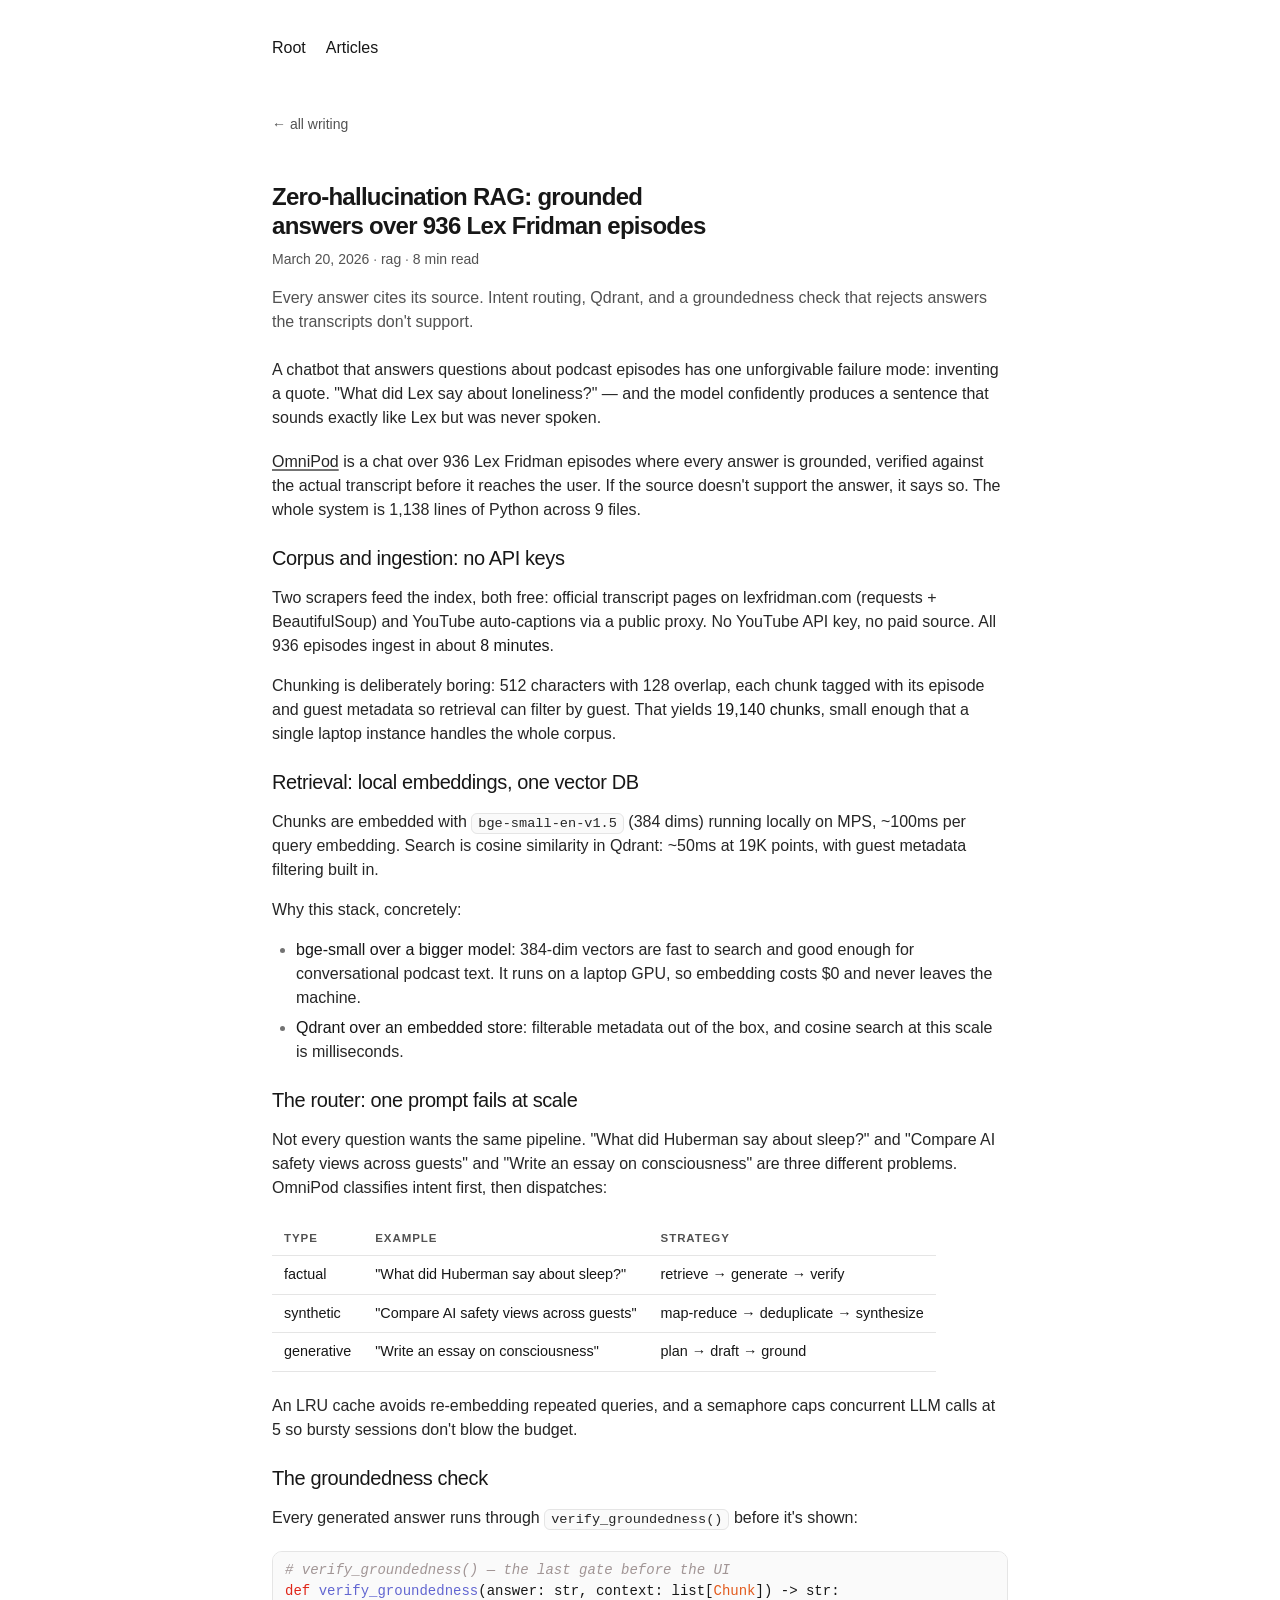
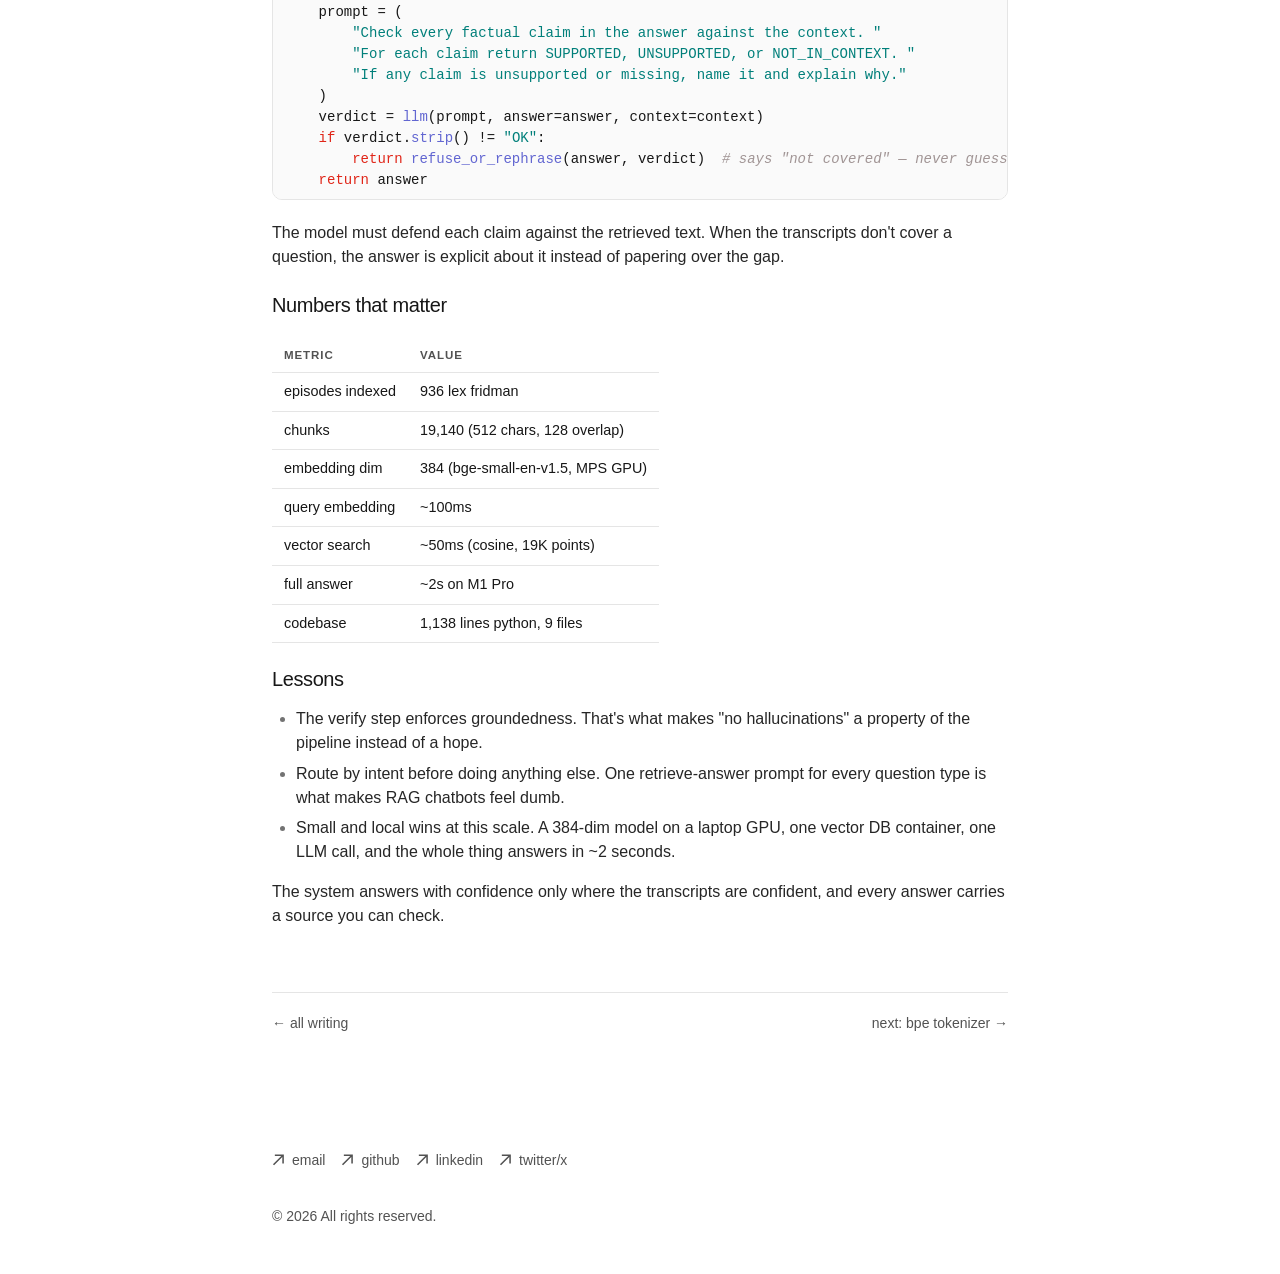
<file: writing/zero-hallucination-rag.html>
<!doctype html>
<html lang="en" class="no-js">
  <head>
    <meta charset="utf-8">
    <meta name="viewport" content="width=device-width, initial-scale=1">
    <title>Zero-hallucination RAG: grounded answers over 936 Lex Fridman episodes — jhonny arana</title>
    <meta name="description" content="19,140 chunks, intent routing, and a groundedness check that rejects answers the transcripts don't support."
    <meta property="og:title" content="Zero-hallucination RAG: grounded answers over 936 Lex Fridman episodes"/>
    <meta property="og:description" content="19,140 chunks, intent routing, and a groundedness check that rejects answers the transcripts don't support."/>
    <meta property="og:type" content="article"/>
    <meta property="og:url" content="https://aranajhonny.github.io/writing/zero-hallucination-rag.html"/>
    <meta property="og:image" content="https://aranajhonny.github.io/og/zero-hallucination-rag.png"/>
    <meta property="og:site_name" content="Jhonny Arana"/>
    <meta property="og:locale" content="en_US"/>
    <meta name="twitter:card" content="summary_large_image"/>
    <meta name="twitter:title" content="Zero-hallucination RAG: grounded answers over 936 Lex Fridman episodes"/>
    <meta name="twitter:description" content="19,140 chunks, intent routing, and a groundedness check that rejects answers the transcripts don't support."/>
    <meta name="twitter:image" content="https://aranajhonny.github.io/og/zero-hallucination-rag.png"/>
    <meta property="article:published_time" content="2026-03-20"/>
    <link rel="icon" href="data:image/svg+xml,%3Csvg xmlns='http://www.w3.org/2000/svg' viewBox='0 0 32 32'%3E%3Crect width='32' height='32' rx='6' fill='%230b0a08'/%3E%3Crect x='8' y='8' width='16' height='16' fill='%23ffb224'/%3E%3C/svg%3E">
    <link rel="stylesheet" href="../css/style.css">
  </head>
  <body>
    <header class="site-head">
      <div class="wrap nav">
        <nav class="nav-links" aria-label="primary">
          <a href="../index.html">Root</a>
          <a href="../blog.html">Articles</a>
        </nav>
      </div>
    </header>

    <main class="wrap post">
      <a class="back" href="../blog.html">← all writing</a>
      <header class="post-head">
        <h1 class="title">Zero-hallucination RAG: grounded answers over 936 Lex Fridman episodes</h1><p class="post-meta">March 20, 2026 <span class="dot-sep">·</span> rag <span class="dot-sep">·</span> 8 min read</p>
        <p class="lead">Every answer cites its source. Intent routing, Qdrant, and a groundedness check that rejects answers the transcripts don't support.</p>
      </header>

      <article class="post-body">
        <p>A chatbot that answers questions about podcast episodes has one unforgivable failure mode: inventing a quote. "What did Lex say about loneliness?" — and the model confidently produces a sentence that sounds exactly like Lex but was never spoken.</p>
        <p><a href="https://github.com/aranajhonny/omnipod" target="_blank" rel="noopener">OmniPod</a> is a chat over 936 Lex Fridman episodes where every answer is grounded, verified against the actual transcript before it reaches the user. If the source doesn't support the answer, it says so. The whole system is 1,138 lines of Python across 9 files.</p>

        <h2>Corpus and ingestion: no API keys</h2>
        <p>Two scrapers feed the index, both free: official transcript pages on lexfridman.com (requests + BeautifulSoup) and YouTube auto-captions via a public proxy. No YouTube API key, no paid source. All 936 episodes ingest in about <strong>8 minutes</strong>.</p>
        <p>Chunking is deliberately boring: 512 characters with 128 overlap, each chunk tagged with its episode and guest metadata so retrieval can filter by guest. That yields <strong>19,140 chunks</strong>, small enough that a single laptop instance handles the whole corpus.</p>

        <h2>Retrieval: local embeddings, one vector DB</h2>
        <p>Chunks are embedded with <code>bge-small-en-v1.5</code> (384 dims) running locally on MPS, ~100ms per query embedding. Search is cosine similarity in Qdrant: ~50ms at 19K points, with guest metadata filtering built in.</p>
        <p>Why this stack, concretely:</p>
        <ul>
          <li><strong>bge-small over a bigger model</strong>: 384-dim vectors are fast to search and good enough for conversational podcast text. It runs on a laptop GPU, so embedding costs $0 and never leaves the machine.</li>
          <li><strong>Qdrant over an embedded store</strong>: filterable metadata out of the box, and cosine search at this scale is milliseconds.</li>
        </ul>

        <h2>The router: one prompt fails at scale</h2>
        <p>Not every question wants the same pipeline. "What did Huberman say about sleep?" and "Compare AI safety views across guests" and "Write an essay on consciousness" are three different problems. OmniPod classifies intent first, then dispatches:</p>
        <table>
          <tr><th>type</th><th>example</th><th>strategy</th></tr>
          <tr><td>factual</td><td>"What did Huberman say about sleep?"</td><td>retrieve → generate → verify</td></tr>
          <tr><td>synthetic</td><td>"Compare AI safety views across guests"</td><td>map-reduce → deduplicate → synthesize</td></tr>
          <tr><td>generative</td><td>"Write an essay on consciousness"</td><td>plan → draft → ground</td></tr>
        </table>
        <p>An LRU cache avoids re-embedding repeated queries, and a semaphore caps concurrent LLM calls at 5 so bursty sessions don't blow the budget.</p>

        <h2>The groundedness check</h2>
        <p>Every generated answer runs through <code>verify_groundedness()</code> before it's shown:</p>
        <pre><code># verify_groundedness() — the last gate before the UI
def verify_groundedness(answer: str, context: list[Chunk]) -&gt; str:
    prompt = (
        "Check every factual claim in the answer against the context. "
        "For each claim return SUPPORTED, UNSUPPORTED, or NOT_IN_CONTEXT. "
        "If any claim is unsupported or missing, name it and explain why."
    )
    verdict = llm(prompt, answer=answer, context=context)
    if verdict.strip() != "OK":
        return refuse_or_rephrase(answer, verdict)  # says "not covered" — never guesses
    return answer</code></pre>
        <p>The model must defend each claim against the retrieved text. When the transcripts don't cover a question, the answer is explicit about it instead of papering over the gap.</p>

        <h2>Numbers that matter</h2>
        <table>
          <tr><th>metric</th><th>value</th></tr>
          <tr><td>episodes indexed</td><td>936 lex fridman</td></tr>
          <tr><td>chunks</td><td>19,140 (512 chars, 128 overlap)</td></tr>
          <tr><td>embedding dim</td><td>384 (bge-small-en-v1.5, MPS GPU)</td></tr>
          <tr><td>query embedding</td><td>~100ms</td></tr>
          <tr><td>vector search</td><td>~50ms (cosine, 19K points)</td></tr>
          <tr><td>full answer</td><td>~2s on M1 Pro</td></tr>
          <tr><td>codebase</td><td>1,138 lines python, 9 files</td></tr>
        </table>

        <h2>Lessons</h2>
        <ul>
          <li>The verify step enforces groundedness. That's what makes "no hallucinations" a property of the pipeline instead of a hope.</li>
          <li>Route by intent before doing anything else. One retrieve-answer prompt for every question type is what makes RAG chatbots feel dumb.</li>
          <li>Small and local wins at this scale. A 384-dim model on a laptop GPU, one vector DB container, one LLM call, and the whole thing answers in ~2 seconds.</li>
        </ul>
        <p>The system answers with confidence only where the transcripts are confident, and every answer carries a source you can check.</p>
      </article>

      <nav class="post-nav" aria-label="post navigation">
        <a href="../blog.html">← all writing</a>
        <span class="gap"></span>
        <a href="bpe-tokenizer-rust.html">next: bpe tokenizer →</a>
      </nav>
    </main>

    <footer class="site-foot">
      <div class="wrap">
        <ul class="foot-links">
          <li>
            <a rel="noopener noreferrer" href="mailto:jhonnyjosearana@gmail.com">
              <svg width="12" height="12" viewBox="0 0 12 12" fill="none" xmlns="http://www.w3.org/2000/svg"><path d="M2.07102 11.3494L0.963068 10.2415L9.2017 1.98864H2.83807L2.85227 0.454545H11.8438V9.46023H10.2955L10.3097 3.09659L2.07102 11.3494Z" fill="currentColor"></path></svg>
              <p>email</p>
            </a>
          </li>
          <li>
            <a rel="noopener noreferrer" target="_blank" href="https://github.com/aranajhonny">
              <svg width="12" height="12" viewBox="0 0 12 12" fill="none" xmlns="http://www.w3.org/2000/svg"><path d="M2.07102 11.3494L0.963068 10.2415L9.2017 1.98864H2.83807L2.85227 0.454545H11.8438V9.46023H10.2955L10.3097 3.09659L2.07102 11.3494Z" fill="currentColor"></path></svg>
              <p>github</p>
            </a>
          </li>
          <li>
            <a rel="noopener noreferrer" target="_blank" href="https://www.linkedin.com/in/aranajhonny">
              <svg width="12" height="12" viewBox="0 0 12 12" fill="none" xmlns="http://www.w3.org/2000/svg"><path d="M2.07102 11.3494L0.963068 10.2415L9.2017 1.98864H2.83807L2.85227 0.454545H11.8438V9.46023H10.2955L10.3097 3.09659L2.07102 11.3494Z" fill="currentColor"></path></svg>
              <p>linkedin</p>
            </a>
          </li>
          <li>
            <a rel="noopener noreferrer" target="_blank" href="https://twitter.com/aranajhonny">
              <svg width="12" height="12" viewBox="0 0 12 12" fill="none" xmlns="http://www.w3.org/2000/svg"><path d="M2.07102 11.3494L0.963068 10.2415L9.2017 1.98864H2.83807L2.85227 0.454545H11.8438V9.46023H10.2955L10.3097 3.09659L2.07102 11.3494Z" fill="currentColor"></path></svg>
              <p>twitter/x</p>
            </a>
          </li>
        </ul>
        <p class="small-print">© <span id="year"></span> All rights reserved.</p>
      </div>
    </footer>

    <script src="../js/main.js"></script>
    <script src="../js/syntax.js"></script>
  </body>
</html>
</file>
<file: css/style.css>
/* ============================================================
   jhonny arana — minimal theme
   Ported from the aranajhonny v2 design (light/dark, 36rem
   measure, neutral palette, underline links, prose articles).
   ============================================================ */

:root {
  --bg: #ffffff;               /* white, per design */
  --surface: #f5f5f5;          /* row hover */
  --text: #171717;             /* near-black text, not pure */
  --text-2: #262626;           /* hover states */
  --muted: #525252;            /* secondary */
  --faint: #737373;            /* tertiary — 4.6:1, WCAG AA on white */
  --line: rgba(0, 0, 0, 0.1);
  --code-bg: #fafafa;          /* neutral-50 */
  --code-border: #e5e5e5;      /* neutral-200 */
  --sans: -apple-system, BlinkMacSystemFont, "Segoe UI", Inter, Roboto,
    "Helvetica Neue", Arial, sans-serif;
  --mono: ui-monospace, "SF Mono", "JetBrains Mono", "Fira Code", Menlo,
    Consolas, monospace;

  /* syntax highlighting tokens (sugar-high palette, light) */
  --sh-class: #2d5e9d;
  --sh-identifier: #354150;
  --sh-sign: #8996a3;
  --sh-string: #007f7a;
  --sh-keyword: #e02518;
  --sh-comment: #a19595;
  --sh-jsxliterals: #6266d1;
  --sh-property: #e25a1c;
  --sh-entity: #e25a1c;
}

html {
  color-scheme: light;
}

/* ---------- reset ---------- */

*,
*::before,
*::after {
  box-sizing: border-box;
  margin: 0;
  padding: 0;
}

html {
  scroll-behavior: smooth;
  min-width: 360px;
}

body {
  background: var(--bg);
  color: var(--text);
  font-family: var(--sans);
  font-size: 16px;
  line-height: 1.5;
  -webkit-font-smoothing: antialiased;
  text-rendering: optimizeLegibility;
  max-width: 48rem;            /* chosen measure: roomier than 36rem, keeps prose readable */
  margin: 2rem auto 0;
  padding: 0 1rem;
}

img {
  max-width: 100%;
  display: block;
}

a {
  color: inherit;
  text-decoration: none;
}

button {
  font: inherit;
  color: inherit;
  background: none;
  border: 0;
  cursor: pointer;
}

::selection {
  background-color: #47a3f3;
  color: #fefefe;
}

:focus-visible {
  outline: 2px solid var(--faint);
  outline-offset: 3px;
  border-radius: 2px;
}

/* ---------- typography helpers ---------- */

.mono {
  font-family: var(--mono);
  font-variant-numeric: tabular-nums;
}

.accent {
  color: var(--text);
  font-weight: 500;
}

.eyebrow {
  font-size: 1rem;
  font-weight: 600;
  letter-spacing: -0.01em;
  color: var(--text);
}

h1,
h2,
h3 {
  line-height: 1.2;
  letter-spacing: -0.02em;
  font-weight: 600;
}

/* ---------- layout ---------- */

.wrap {
  width: 100%;
}

.sec {
  padding-block: 2.5rem;
}

/* ---------- nav ---------- */

.site-head {
  margin-bottom: 2.5rem;       /* mb-16 */
}

.nav {
  display: flex;
  align-items: center;
}

.nav-links {
  display: flex;
  align-items: center;
  gap: 0.25rem;
  margin-left: -0.5rem;          /* first link text aligns with page content */
}

.nav-links a {
  display: flex;
  align-items: center;
  padding: 0.25rem 0.5rem;
  color: var(--text);
  transition: color 0.15s ease;
}

.nav-links a:hover {
  color: var(--text-2);
}

.nav-links a[aria-current="page"] {
  color: var(--text-2);
}

/* ---------- hero ---------- */

.hero {
  padding-block: 1rem 2rem;
}

.hero-title {
  font-size: 1.5rem;           /* text-2xl */
  font-weight: 600;
  letter-spacing: -0.03em;     /* tightened but natural */
  margin-bottom: 2rem;         /* mb-8 */
}

.hero-role,
.hero-sub {
  color: var(--muted);
  margin-bottom: 1rem;
}

.skill-lines {
  font-size: 0.875rem;
  color: var(--muted);
  margin: 0.5rem 0;
}

/* ---------- rows (posts / experience / projects) ---------- */

.row {
  display: grid;
  grid-template-columns: 8.5rem 1fr auto auto;   /* when / what / extra / arrow */
  gap: 0.5rem 1rem;
  align-items: baseline;
  padding: 0.375rem 0.5rem;
  margin: 0 -0.5rem;             /* keep text aligned with page content */
  border-radius: 6px;
  margin-bottom: 0.25rem;
  transition: background 0.15s ease;
}

.row:hover {
  background: var(--surface);
}

.row .when {
  font-family: var(--sans);
  font-size: 0.875rem;
  color: var(--muted);
  font-variant-numeric: tabular-nums;
}

.row .what {
  font-size: 0.9375rem;
  font-weight: 600;
  letter-spacing: -0.01em;
  color: var(--text);
}

a.row:hover .what {
  color: var(--text-2);
}

.row .who,
.row .extra {
  font-family: var(--sans);
  font-size: 0.875rem;
  color: var(--faint);
}

.row .tags {
  font-size: 0.95em;
  color: var(--muted);
}

.row .arrow {
  font-family: var(--sans);
  font-size: 0.875rem;
  color: var(--faint);
  transition: color 0.15s ease, transform 0.15s ease;
}

a.row:hover .arrow {
  color: var(--text-2);
  transform: translateX(2px);
}

/* writing rows: date + title, exactly like the blog index (posts.tsx) */
.row.write {
  display: flex;
  flex-direction: column;
  gap: 0.25rem;                /* space-y-1 */
  margin-bottom: 1rem;         /* mb-4 */
  padding: 0;
  border-radius: 0;
}

.row.write:hover {
  background: none;
}

.row.write .when {
  font-size: 0.875rem;
  color: var(--muted);         /* text-neutral-600 dark:text-neutral-400 */
  font-variant-numeric: tabular-nums;
  width: 100px;                /* w-[100px] */
}

.row.write .what {
  font-weight: 600;
  letter-spacing: -0.01em;
  color: var(--text);          /* text-neutral-900 dark:text-neutral-100 */
}

@media (min-width: 768px) {
  .row.write {
    flex-direction: row;       /* md:flex-row */
    align-items: baseline;
    gap: 0.5rem;               /* md:space-x-2 */
  }
}

/* info rows (experience / learning) */
.row.info {
  grid-template-columns: 8.5rem 1fr auto;
}

/* current learning row */
.row.cur .when {
  color: var(--text);
  font-weight: 600;
}

/* ---------- more link ---------- */

.more {
  margin-top: 1.25rem;
}

.more a {
  font-size: 0.875rem;
  color: var(--text);
  text-decoration: underline;
  text-decoration-color: var(--faint);
  text-underline-offset: 2px;
  transition: text-decoration-color 0.15s ease;
}

.more a:hover {
  text-decoration-color: var(--text);
}

/* ---------- buttons (404) ---------- */

.btn {
  display: inline-block;
  font-size: 0.875rem;
  padding: 0.5rem 0.875rem;
  border: 1px solid var(--line);
  border-radius: 8px;
  color: var(--text);
  transition: background 0.15s ease, color 0.15s ease;
}

.btn:hover {
  background: var(--code-bg);
}

.btn-ghost {
  color: var(--muted);
}

/* ---------- post page ---------- */

.post {
  padding-block: 0.5rem 3rem;
}

.back {
  display: inline-block;
  font-size: 0.875rem;
  color: var(--muted);
  margin-bottom: 3rem;
  transition: color 0.15s ease;
}

.back:hover {
  color: var(--text);
}

.post-head {
  margin-bottom: 1.5rem;
}

.post-meta {
  font-size: 0.875rem;
  color: var(--muted);
  margin-bottom: 1rem;
  font-variant-numeric: tabular-nums;
}

.post-meta .dot-sep {
  color: var(--faint);
}

.post-head h1 {
  font-size: 1.5rem;
  font-weight: 600;
  letter-spacing: -0.03em;     /* tightened but natural */
  margin-bottom: 0.5rem;       /* mt-2 under title */
}

.title {
  text-wrap: balance;
}

.post-head .lead {
  color: var(--muted);
  font-size: 1rem;
}

.post-head + figure,
.post-head + img {
  margin: 1.5rem 0;
}

.post-body {
  max-width: 100%;
}

.post-body > :first-child {
  /* override removing top margin, causing layout shift */
  margin-top: 1.25em !important;
  margin-bottom: 1.25em !important;
}

.post-body p {
  margin: 1rem 0;
  color: var(--text-2);
}

.post-body h2,
.post-body h3 {
  font-size: 1.25rem;          /* text-xl */
  font-weight: 500;
  letter-spacing: -0.02em;
  margin: 1.5rem 0 0.5rem;
}

.post-body h4 {
  font-size: 1.125rem;
  font-weight: 500;
  margin: 1.5rem 0 0.5rem;
}

.post-body a {
  text-decoration: underline;
  text-decoration-color: var(--faint);
  text-underline-offset: 2px;
  text-decoration-thickness: 0.1em;
  transition: text-decoration-color 0.15s ease;
}

.post-body a:hover {
  text-decoration-color: var(--text);
}

.post-body .anchor {
  position: absolute;
  visibility: hidden;
  text-decoration: none;
  margin-left: -1em;
  padding-right: 0.5em;
  width: 80%;
  max-width: 700px;
  cursor: pointer;
}

.anchor:hover {
  visibility: visible;
}

.post-body .anchor:after {
  content: "#";
  color: var(--faint);
}

.post-body *:hover > .anchor {
  visibility: visible;
}

.post-body ul {
  list-style: disc;
  padding-left: 1.5rem;
  margin: 1rem 0;
  color: var(--text-2);
}

.post-body ol {
  list-style: decimal;
  padding-left: 1.5rem;
  margin: 1rem 0;
  color: var(--text-2);
}

.post-body li + li {
  margin-top: 0.4em;
}

.post-body li::marker {
  color: var(--faint);
}

.post-body strong {
  font-weight: 500;
  color: var(--text);
}

.post-body blockquote {
  border-left: 3px solid var(--line);
  padding: 0.2rem 0 0.2rem 1.3rem;
  color: var(--muted);
  font-style: italic;
  margin: 1.5em 0;
}

.post-body hr {
  border: 0;
  border-top: 1px solid var(--line);
  margin: 2em 0;
}

.post-body code {
  font-family: var(--mono);
  font-size: 0.85em;
  background: var(--code-bg);
  border: 1px solid var(--code-border);
  border-radius: 6px;
  padding: 0.125rem 0.375rem;
}

.post-body pre {
  font-family: var(--mono);
  font-size: 0.875rem;
  line-height: 1.5;
  background: var(--code-bg);
  border: 1px solid var(--code-border);
  border-radius: 10px;
  padding: 0.5rem 0.75rem;
  overflow-x: auto;
  margin: 1.5em 0;
}

.post-body pre code {
  background: none;
  border: 0;
  padding: 0;
  font-size: inherit;
  line-height: 1.5;
}

.post-body pre::-webkit-scrollbar {
  display: none;
}

.post-body pre {
  -ms-overflow-style: none;
  scrollbar-width: none;
}

.post-body figure {
  margin: 2em 0;
}

.post-body figure img {
  width: 100%;
  border: 1px solid var(--line);
  border-radius: 8px;
  background: var(--bg);
}

.post-body figcaption {
  margin-top: 0.6em;
  color: var(--faint);
  font-size: 0.8125rem;
}

.post-body table {
  display: block;
  max-width: fit-content;
  overflow-x: auto;
  white-space: nowrap;
  border-collapse: collapse;
  font-size: 0.9rem;
  margin: 1.5em 0;
}

.post-body th,
.post-body td {
  text-align: left;
  padding: 0.5rem 0.75rem;
  border-bottom: 1px solid var(--line);
}

.post-body th {
  font-size: 0.72rem;
  text-transform: uppercase;
  letter-spacing: 0.08em;
  color: var(--muted);
}

/* syntax highlighting tokens (js/syntax.js) */
.tok-k { color: var(--sh-keyword); }            /* keyword */
.tok-s { color: var(--sh-string); }             /* string */
.tok-c { color: var(--sh-comment); font-style: italic; } /* comment */
.tok-n { color: var(--sh-class); }              /* number */
.tok-f { color: var(--sh-jsxliterals); }        /* function call */
.tok-t { color: var(--sh-property); }           /* type (uppercase) */

/* ---------- post nav ---------- */

.post-nav {
  display: flex;
  justify-content: space-between;
  gap: 1rem;
  margin-top: 4rem;
  padding-top: 1.25rem;
  border-top: 1px solid var(--line);
  font-size: 0.875rem;
}

.post-nav a {
  color: var(--muted);
  transition: color 0.15s ease;
}

.post-nav a:hover {
  color: var(--text);
}

.post-nav .gap {
  flex: 1;
}

/* ---------- footer (footer.tsx) ---------- */

.site-foot {
  margin-top: 4rem;            /* mb-16 on footer */
  margin-bottom: 3rem;
}

.foot-links {
  list-style: none;
  display: flex;
  flex-direction: column;
  gap: 0.5rem;                 /* space-y-2, md:space-y-0 */
  margin-top: 2rem;            /* mt-8 */
  font-size: 0.875rem;         /* font-sm */
  color: var(--muted);         /* text-neutral-600 dark:text-neutral-300 */
}

@media (min-width: 768px) {
  .foot-links {
    flex-direction: row;
    gap: 1rem;                 /* md:space-x-4 */
  }
}

.foot-links li {
  display: flex;
}

.foot-links a {
  display: flex;
  align-items: center;
  transition: color 0.15s ease;
}

.foot-links a:hover {
  color: var(--text-2);        /* hover:text-neutral-800 dark:hover:text-neutral-100 */
}

.foot-links svg {
  flex-shrink: 0;
}

.foot-links a p {
  margin-left: 0.5rem;         /* ml-2 */
  height: 1.75rem;             /* h-7 */
  line-height: 1.75rem;
}

.small-print {
  margin-top: 2rem;            /* mt-8 */
  font-size: 0.875rem;
  color: var(--muted);         /* text-neutral-600 dark:text-neutral-300 */
}

/* ---------- reveal ---------- */

.js .reveal {
  opacity: 0;
  transform: translateY(8px);
  transition: opacity 0.4s ease, transform 0.4s ease;
  transition-delay: var(--d, 0s);
}

.js .reveal.in {
  opacity: 1;
  transform: none;
}

/* ---------- responsive ---------- */

@media (max-width: 640px) {
  .row,
  .row.write,
  .row.info {
    grid-template-columns: 1fr auto;
    gap: 0.25rem 1rem;
    padding: 0.5rem 0.375rem;
  }

  .row .what {
    grid-column: 1;
    grid-row: 2;
  }

  .row .who,
  .row .extra {
    grid-column: 1;
    grid-row: 3;
  }

  .row .arrow {
    grid-column: 2;
    grid-row: 1;
  }
}

@media (prefers-reduced-motion: reduce) {
  html {
    scroll-behavior: auto;
  }

  *,
  *::before,
  *::after {
    animation: none !important;
    transition: none !important;
  }

  .js .reveal {
    opacity: 1;
    transform: none;
  }
}
</file>
